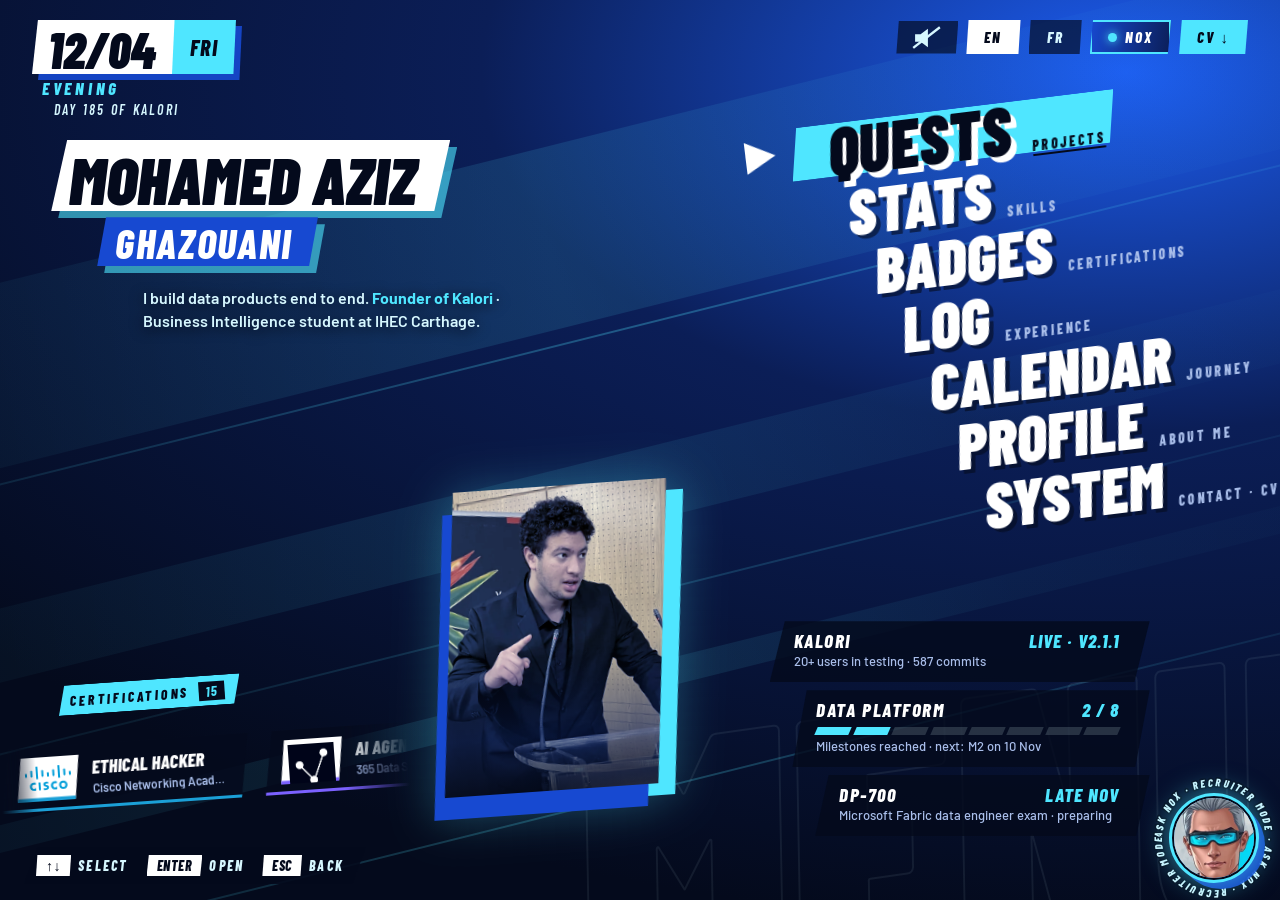
<file: index.html>
<!doctype html>
<html lang="en">
<head>
<meta charset="utf-8">
<script>
// GitHub always publishes a <user>.github.io repository and refuses to switch it off, so that copy forwards here.
if (location.hostname.endsWith(".github.io")) location.replace("https://aziz-ghazouani.pages.dev/" + location.search + location.hash);
</script>
<link rel="canonical" href="https://aziz-ghazouani.pages.dev/">
<meta name="viewport" content="width=device-width, initial-scale=1">
<title>Mohamed Aziz Ghazouani · Portfolio</title>
<meta name="description" content="Mohamed Aziz Ghazouani: I build data products end to end. Founder of Kalori, Business Intelligence student at IHEC Carthage.">
<meta property="og:type" content="website">
<meta property="og:url" content="https://aziz-ghazouani.pages.dev/">
<meta property="og:title" content="Mohamed Aziz Ghazouani · Portfolio">
<meta property="og:description" content="I build data products end to end. Founder of Kalori · Business Intelligence student at IHEC Carthage.">
<meta property="og:image" content="https://aziz-ghazouani.pages.dev/img/aziz.jpg">
<meta name="twitter:card" content="summary">
<meta name="theme-color" content="#040A1C">
<link rel="icon" href="data:image/svg+xml,%3Csvg xmlns='http://www.w3.org/2000/svg' viewBox='0 0 64 64'%3E%3Cpath d='M12 6h50l-10 52H2z' fill='%231749D1'/%3E%3Ctext x='32' y='44' font-family='Arial Black,Arial' font-weight='900' font-style='italic' font-size='28' text-anchor='middle' fill='%23fff'%3EAG%3C/text%3E%3C/svg%3E">
<link rel="preconnect" href="https://fonts.googleapis.com">
<link rel="preconnect" href="https://fonts.gstatic.com" crossorigin>
<link rel="stylesheet" href="nox/nox.css?v=20261124g">
<link href="https://fonts.googleapis.com/css2?family=Barlow+Condensed:ital,wght@0,600;0,800;1,600;1,700;1,800;1,900&family=Barlow:wght@400;500;600;700&display=swap" rel="stylesheet">
<style>
:root{
  --ink:#040A1C;
  --navy:#0B1E57;
  --blue:#1749D1;
  --cyan:#4FE6FF;
  --ice:#D6F7FF;
  --muted:#A9BEEA;
  --amber:#FFC547;
  --display:"Barlow Condensed","Arial Narrow",sans-serif;
  --body:"Barlow",system-ui,sans-serif;
  --snap:cubic-bezier(.2,1.4,.35,1);
  --out:cubic-bezier(.16,1,.3,1);
  --slant:polygon(4% 0,100% 0,96% 100%,0 100%);
}
*{box-sizing:border-box}
html,body{margin:0;height:100%}
body{background:var(--ink);color:#fff;font-family:var(--body);overflow:hidden;-webkit-font-smoothing:antialiased}
button{font:inherit;color:inherit}
a{color:inherit}

/* ---------- background ---------- */
.bg{position:fixed;inset:0;z-index:0;overflow:hidden;background:radial-gradient(120% 95% at 88% 8%,#1C5CF0 0%,#0B1E57 42%,#040A1C 100%)}
.band{position:absolute;left:-25%;width:150%;transform:rotate(-14deg);background:linear-gradient(90deg,transparent 0%,rgba(79,230,255,.13) 45%,rgba(79,230,255,.04) 70%,transparent 100%);animation:drift 16s ease-in-out infinite alternate}
.band.b1{top:14%;height:20vh}
.band.b2{top:50%;height:8vh;animation-duration:22s;opacity:.8}
.band.b3{top:74%;height:3vh;animation-duration:12s}
.streak{position:absolute;left:-30%;width:160%;height:2px;transform:rotate(-14deg);background:linear-gradient(90deg,transparent,var(--cyan) 50%,transparent);opacity:.3}
.streak.s1{top:36%}.streak.s2{top:66%;opacity:.18}.streak.s3{top:88%;opacity:.25}
@keyframes drift{from{translate:-3% 0}to{translate:3% 0}}
.watermark{position:absolute;right:-3vw;bottom:-8vh;margin:0;font:900 italic 30vw/.8 var(--display);color:transparent;-webkit-text-stroke:2px rgba(214,247,255,.07);transform:rotate(-8deg);white-space:nowrap;user-select:none;pointer-events:none}

/* ---------- top bar ---------- */
.topbar{position:fixed;top:0;left:0;right:0;z-index:20;display:flex;justify-content:space-between;align-items:flex-start;padding:20px 32px;pointer-events:none}
.topbar>*{pointer-events:auto}
.clock{display:flex;flex-direction:column;gap:6px}
.clock-row{display:flex;align-items:stretch;filter:drop-shadow(6px 6px 0 rgba(23,73,209,.9))}
.clock-date{background:#fff;color:var(--ink);font:900 italic 50px/1 var(--display);padding:4px 24px 0 16px;clip-path:var(--slant)}
.clock-dow{background:var(--cyan);color:var(--ink);font:800 italic 22px/1 var(--display);padding:0 18px;display:flex;align-items:center;margin-left:-8px;clip-path:var(--slant);letter-spacing:.06em}
.clock-tod{font:800 italic 17px/1 var(--display);letter-spacing:.22em;text-transform:uppercase;color:var(--cyan);padding-left:10px}
.clock-day{font:600 italic 14px/1 var(--display);letter-spacing:.16em;text-transform:uppercase;color:var(--ice);padding-left:22px}
.quick{display:flex;gap:8px;align-items:center}
.chipbtn{all:unset;display:inline-block;cursor:pointer;font:800 italic 15px/1 var(--display);letter-spacing:.14em;text-transform:uppercase;padding:10px 18px 9px;background:rgba(4,10,28,.66);color:var(--ice);clip-path:var(--slant);transition:background .12s,color .12s}
.chipbtn:hover{background:rgba(23,73,209,.8);color:#fff}
.chipbtn[aria-pressed="true"],.chipbtn[aria-selected="true"]{background:#fff;color:var(--ink)}
.chipbtn.solid{background:var(--cyan);color:var(--ink)}
.chipbtn[hidden]{display:none}
.chipbtn[aria-disabled="true"]{opacity:.5;cursor:not-allowed}
.chipbtn:focus-visible{text-decoration:underline;text-decoration-thickness:2px;text-underline-offset:4px}
.chipbtn.snd{padding:6px 16px 5px;line-height:0}
.snd svg{display:block;width:30px;height:22px;overflow:visible}
.snd .cone{fill:currentColor}
.snd .wave,.snd .slash{fill:none;stroke:currentColor;stroke-width:2.6;stroke-linecap:square}
.snd .wave{transition:opacity .15s}
.snd .slash{transition:opacity .15s}
.snd[aria-pressed="false"] .wave{opacity:0}
.snd[aria-pressed="true"] .slash{opacity:0}
.snd[aria-pressed="true"] .w1{animation:beat 1.1s ease-in-out infinite}
.snd[aria-pressed="true"] .w2{animation:beat 1.1s .28s ease-in-out infinite}
@keyframes beat{0%,100%{opacity:1}50%{opacity:.3}}
.chipbtn kbd{font:inherit;background:var(--cyan);color:var(--ink);padding:2px 6px;margin-right:6px}

/* ---------- screens ---------- */
main{position:relative;z-index:5;height:100%}
.screen{position:absolute;inset:0;overflow-y:auto;overflow-x:hidden}
/* Vertical scrollbars stay native but thin and in the palette rather than white. */
.screen,.qlist,.qdetail{scrollbar-width:thin;scrollbar-color:rgba(79,230,255,.5) transparent}
.screen[hidden]{display:none!important}

/* ---------- main menu ---------- */
#menu{display:grid;grid-template-columns:minmax(0,1fr) minmax(0,1.05fr);grid-template-rows:minmax(0,1fr);padding:120px 4vw 80px;overflow:hidden}
.hero{position:relative;min-height:0;--pw:min(19vw,29vh,330px)}
.nameplate{position:relative;z-index:3;animation:rise .6s var(--out) both}
.np-plates{filter:drop-shadow(7px 7px 0 rgba(79,230,255,.6))}
.np-first,.np-last{display:block;width:max-content;max-width:100%;text-transform:uppercase;clip-path:var(--slant);margin:0}
.np-first{background:#fff;color:var(--ink);font:900 italic clamp(44px,min(5.2vw,8vh),84px)/.92 var(--display);padding:8px 34px 2px 18px}
.np-last{background:var(--blue);color:#fff;font:800 italic clamp(28px,min(3.2vw,5vh),50px)/.95 var(--display);padding:7px 26px 3px 18px;margin:6px 0 0 46px;letter-spacing:.04em}
.np-tag{margin:18px 0 0 92px;max-width:400px;font:600 16px/1.45 var(--body);color:var(--ice);text-shadow:0 2px 14px rgba(4,10,28,.9)}
.np-tag b{color:var(--cyan);font-weight:700}
.portrait{position:absolute;right:-4vw;bottom:30px;width:var(--pw);margin:0;z-index:2;rotate:-4deg;animation:rise .7s .08s var(--out) both}
.pframe{position:relative;aspect-ratio:4/5;--cut:polygon(12% 0,100% 0,88% 100%,0 100%);filter:drop-shadow(0 0 22px rgba(79,230,255,.28))}
.pframe .plate{position:absolute;inset:0;clip-path:var(--cut);transition:transform .35s var(--snap)}
.pframe .p1{background:var(--cyan);transform:translate(16px,12px)}
.pframe .p2{background:var(--blue);transform:translate(-12px,22px)}
.portrait:hover .p1{transform:translate(22px,16px)}
.portrait:hover .p2{transform:translate(-18px,28px)}
.pshot{display:block;position:relative;height:100%;clip-path:var(--cut)}
.pshot img{display:block;width:100%;height:100%;object-fit:cover;filter:saturate(.82) contrast(1.06)}
.pshot::before{content:"";position:absolute;inset:0;z-index:1;background:rgba(23,73,209,.28);mix-blend-mode:color;pointer-events:none}
.pshot::after{content:"";position:absolute;inset:0;z-index:2;background:linear-gradient(180deg,transparent 52%,rgba(11,30,87,.5) 82%,rgba(4,10,28,.82));pointer-events:none}
.ripples{position:absolute;left:50%;bottom:-30px;width:150%;height:56px;transform:translateX(-50%);pointer-events:none;z-index:0}
.ripples span{position:absolute;inset:0;border:2px solid rgba(79,230,255,.55);border-radius:50%;animation:ripple 3.6s ease-out infinite;opacity:0}
.ripples span:nth-child(2){animation-delay:1.2s}
.ripples span:nth-child(3){animation-delay:2.4s}
@keyframes ripple{0%{transform:scale(.3);opacity:.9}100%{transform:scale(1.15);opacity:0}}
@keyframes rise{from{opacity:0;translate:0 24px}to{opacity:1;translate:0 0}}

.menu{align-self:start;justify-self:end;position:relative;z-index:4;margin:-5vh 3vw 0 0}
.menu ol{list-style:none;margin:0;padding:0;display:flex;flex-direction:column;transform:rotate(-7deg);transform-origin:100% 50%}
.menu li{--x:calc(var(--i) * 20px);transform:translateX(var(--x));animation:slide .55s var(--snap) both;animation-delay:calc(120ms + var(--i) * 55ms)}
@keyframes slide{from{opacity:0;transform:translateX(calc(var(--x) + 140px))}to{opacity:1;transform:translateX(var(--x))}}
.menu button{all:unset;cursor:pointer;position:relative;display:flex;align-items:baseline;gap:14px;padding:4px 28px 0 20px;-webkit-tap-highlight-color:transparent}
.menu button::before{content:"";position:absolute;left:-10px;right:-8px;top:10%;bottom:4%;background:var(--cyan);clip-path:polygon(3% 0,100% 0,97% 100%,0 100%);transform:scaleX(0);transform-origin:0 50%;transition:transform .2s var(--snap)}
.menu button::after{content:"";position:absolute;left:-54px;top:50%;width:30px;height:32px;margin-top:-16px;background:#fff;clip-path:polygon(0 0,100% 50%,0 100%);opacity:0;transform:translateX(-12px);transition:opacity .15s,transform .2s var(--snap)}
.menu .label{position:relative;font:900 italic clamp(34px,min(5vw,7.4vh),78px)/.9 var(--display);text-transform:uppercase;text-shadow:4px 4px 0 rgba(4,10,28,.6);transition:transform .22s var(--snap),color .12s}
.menu .sub{position:relative;font:800 italic 14px/1 var(--display);letter-spacing:.2em;text-transform:uppercase;color:var(--muted);transition:color .12s,transform .22s var(--snap)}
.menu li.sel button::before{transform:scaleX(1)}
.menu li.sel button::after{opacity:1;transform:none;animation:nudge .7s ease-in-out .2s infinite alternate}
.menu li.sel .label{color:var(--ink);transform:translateX(12px) scale(1.05);text-shadow:5px 5px 0 #fff}
.menu li.sel .sub{color:var(--ink);transform:translateX(22px)}
.menu button:focus-visible .sub{text-decoration:underline;text-decoration-thickness:2px;text-underline-offset:3px}
@keyframes nudge{to{transform:translateX(-8px)}}

.status{position:absolute;right:3vw;bottom:64px;z-index:6;display:flex;flex-direction:column;align-items:flex-end;gap:8px;width:min(380px,32vw);animation:rise .6s .35s var(--out) both}
.card{width:100%;display:grid;grid-template-columns:1fr auto;align-items:baseline;gap:3px 12px;padding:10px 30px 12px 24px;background:rgba(4,10,28,.8);clip-path:var(--slant)}
.card:nth-child(2){width:94%}.card:nth-child(3){width:88%}
.card-k{font:800 italic 19px/1 var(--display);letter-spacing:.08em;text-transform:uppercase}
.card-v{font:800 italic 19px/1 var(--display);color:var(--cyan);text-transform:uppercase;letter-spacing:.06em}
.card-meta{grid-column:1/-1;font:500 13px/1.3 var(--body);color:var(--muted)}
.segs{grid-column:1/-1;display:grid;grid-template-columns:repeat(8,1fr);gap:4px;margin-top:5px}
.segs i{height:8px;background:rgba(214,247,255,.16);transform:skewX(-24deg)}
.segs i.on{background:var(--cyan)}
@media (max-height:800px) and (min-width:901px){.card-meta{display:none}}

.keys{position:fixed;left:24px;bottom:16px;z-index:20;display:flex;gap:18px;padding:8px 22px 8px 12px;background:rgba(4,10,28,.88);clip-path:var(--slant);font:800 italic 14px/1 var(--display);letter-spacing:.16em;text-transform:uppercase;color:var(--ice);pointer-events:none;margin:0}
.keys kbd{display:inline-block;font:inherit;background:#fff;color:var(--ink);padding:4px 10px 3px;margin-right:7px;clip-path:var(--slant);letter-spacing:.04em}
@media (hover:none){.keys{display:none}}

/* ---------- inner screens ---------- */
.inner{padding:150px 4vw 84px;display:flex;flex-direction:column;gap:22px}
/* Never let the column squeeze a block: a squeezed scroller (the year row) scrolls inside itself and cuts its cards. */
.inner>*{flex-shrink:0}
.head{display:flex;align-items:flex-end;gap:20px;flex-wrap:wrap;animation:rise .45s var(--out) both}
.head h2{margin:0;font:900 italic clamp(60px,min(8vw,13vh),124px)/.82 var(--display);text-transform:uppercase;transform:rotate(-4deg);transform-origin:0 100%;text-shadow:7px 7px 0 var(--blue)}
.head .sub{font:800 italic 17px/1 var(--display);letter-spacing:.24em;text-transform:uppercase;background:var(--cyan);color:var(--ink);padding:7px 20px 6px;clip-path:var(--slant);margin:0 0 12px}
.head .count{font:700 italic 16px/1 var(--display);letter-spacing:.18em;color:var(--muted);margin:0 0 16px;text-transform:uppercase}
.head .back{margin:0 0 12px auto}

.tabs{display:flex;flex-wrap:wrap;gap:6px}
.qgrid{display:grid;grid-template-columns:minmax(0,.9fr) minmax(0,1.1fr);gap:28px;align-items:start}
.qlist{list-style:none;margin:0;padding:0;display:flex;flex-direction:column;gap:6px;max-height:calc(100vh - 400px);overflow-y:auto}
.qrow{all:unset;box-sizing:border-box;cursor:pointer;width:calc(100% - 18px);display:grid;grid-template-columns:40px minmax(0,1fr) auto;align-items:center;gap:12px;padding:10px 22px 9px 18px;background:rgba(4,10,28,.62);clip-path:polygon(2% 0,100% 0,98% 100%,0 100%);transition:transform .2s var(--snap),background .12s}
.qrow:hover{background:rgba(23,73,209,.6)}
.qn{font:800 italic 20px/1 var(--display);color:var(--cyan)}
.qtitle{display:flex;flex-direction:column;gap:4px;min-width:0}
.qt{font:800 italic 24px/1 var(--display);text-transform:uppercase;white-space:nowrap;overflow:hidden;text-overflow:ellipsis}
.qd{font:600 12px/1.2 var(--body);color:var(--muted);letter-spacing:.03em;white-space:nowrap;overflow:hidden;text-overflow:ellipsis}
.qrow[aria-current="true"]{background:var(--cyan);color:var(--ink);transform:translateX(16px)}
.qrow[aria-current="true"] .qn,.qrow[aria-current="true"] .qd{color:var(--ink)}
.qrow:focus-visible .qt{text-decoration:underline;text-decoration-thickness:2px;text-underline-offset:3px}
.st{font:800 italic 12px/1 var(--display);letter-spacing:.14em;text-transform:uppercase;padding:5px 9px 4px;white-space:nowrap;background:rgba(214,247,255,.14);color:var(--ice)}
.st.live{background:#fff;color:var(--ink)}
.st.progress{background:var(--blue);color:#fff}
.st.prize{background:var(--amber);color:var(--ink)}
.st.dropped{background:transparent;color:var(--muted);box-shadow:inset 0 0 0 1px rgba(169,190,234,.55)}
.qrow[aria-current="true"] .st{background:var(--ink);color:#fff;box-shadow:none}
.qrow[aria-current="true"] .st.prize{background:var(--amber);color:var(--ink)}

.qdetail{position:relative;background:rgba(4,10,28,.84);padding:26px 34px 30px;clip-path:polygon(0 0,100% 0,100% calc(100% - 28px),calc(100% - 28px) 100%,0 100%);max-height:calc(100vh - 400px);overflow-y:auto;animation:pop .35s var(--snap) both}
@keyframes pop{from{opacity:0;translate:24px 0}to{opacity:1;translate:0 0}}
.kind{margin:0;font:800 italic 14px/1 var(--display);letter-spacing:.24em;text-transform:uppercase;color:var(--cyan)}
.qdetail h3{margin:8px 0 16px;font:900 italic clamp(40px,4.2vw,62px)/.9 var(--display);text-transform:uppercase}
.meta{display:flex;flex-wrap:wrap;gap:10px 30px;margin:0}
.meta div{display:flex;flex-direction:column;gap:5px}
.meta dt{font:800 italic 12px/1 var(--display);letter-spacing:.22em;text-transform:uppercase;color:var(--muted)}
.meta dd{margin:0;font:700 italic 19px/1.1 var(--display)}
.obj{font:500 17px/1.5 var(--body);color:var(--ice);margin:18px 0 0;max-width:62ch}
.h{margin:22px 0 10px;font:800 italic 14px/1 var(--display);letter-spacing:.24em;text-transform:uppercase;color:var(--cyan)}
.results{list-style:none;margin:0;padding:0;display:flex;flex-direction:column;gap:8px}
.results li{position:relative;padding-left:22px;font:500 16px/1.45 var(--body)}
.results li::before{content:"";position:absolute;left:0;top:.5em;width:11px;height:7px;background:var(--cyan);transform:skewX(-24deg)}
.results b{color:var(--cyan);font-weight:700}
.tags{display:flex;flex-wrap:wrap;gap:6px}
.tags span{font:600 13px/1 var(--body);padding:6px 10px;background:rgba(214,247,255,.1);color:var(--ice)}
.proof{display:flex;flex-wrap:wrap;gap:8px}
.proof a{display:inline-block;text-decoration:none;font:800 italic 15px/1 var(--display);letter-spacing:.14em;text-transform:uppercase;padding:10px 20px 9px;background:#fff;color:var(--ink);clip-path:var(--slant)}
.proof a:hover{background:var(--cyan)}
.proof a:focus-visible{text-decoration:underline}
.ccourses{list-style:none;margin:0;padding:0;display:grid;gap:6px;counter-reset:c}
.ccourses a{display:grid;grid-template-columns:28px 1fr auto;align-items:center;gap:10px;text-decoration:none;color:#fff;padding:9px 14px;background:rgba(255,255,255,.06);border-left:3px solid var(--ac,#7B61FF);transition:background .2s,transform .2s}
.ccourses a::before{counter-increment:c;content:counter(c,decimal-leading-zero);font:800 italic 14px/1 var(--display);color:var(--cyan)}
.ccourses b{font-weight:600;font-size:14px;line-height:1.3}
.ccourses span{font:800 italic 12px/1 var(--display);letter-spacing:.1em;opacity:.7;white-space:nowrap}
.ccourses a:hover,.ccourses a:focus-visible{background:rgba(255,255,255,.14);transform:translateX(4px)}

.legend{display:flex;flex-wrap:wrap;gap:10px 24px;align-items:center;margin:0}
.legend p{flex-basis:100%;margin:0;font:500 15px/1.4 var(--body);color:var(--muted)}
.lg{display:flex;align-items:center;gap:8px;font:800 italic 13px/1 var(--display);letter-spacing:.16em;text-transform:uppercase}
.lg small{font:500 13px/1 var(--body);letter-spacing:0;text-transform:none;color:var(--muted)}
.pips{display:inline-flex;gap:3px}
.pips i{width:15px;height:9px;background:rgba(214,247,255,.16);transform:skewX(-24deg)}
.pips i.on{background:var(--cyan)}
.sgrid{display:grid;grid-template-columns:repeat(auto-fill,minmax(300px,1fr));gap:16px}
.sgroup{background:rgba(4,10,28,.74);padding:18px 22px 18px;clip-path:polygon(0 0,100% 0,100% calc(100% - 22px),calc(100% - 22px) 100%,0 100%);animation:pop .4s var(--snap) both;animation-delay:calc(var(--i) * 50ms)}
.sgroup h3{margin:0 0 8px;font:900 italic 28px/1 var(--display);text-transform:uppercase;display:flex;gap:10px;align-items:baseline}
.sgroup h3 small{font:800 italic 14px/1 var(--display);color:var(--cyan);letter-spacing:.1em}
.skill{display:grid;grid-template-columns:minmax(0,1fr) auto 82px;align-items:center;gap:10px;padding:7px 0;border-top:1px solid rgba(214,247,255,.08);font:600 15px/1.25 var(--body)}
.skill .rk{font:800 italic 11px/1 var(--display);letter-spacing:.16em;text-transform:uppercase;color:var(--muted);text-align:right}

.log{display:flex;flex-direction:column;gap:14px;max-width:1100px}
.entry{display:grid;grid-template-columns:220px minmax(0,1fr);gap:26px;background:rgba(4,10,28,.74);padding:20px 30px;clip-path:polygon(1.2% 0,100% 0,98.8% 100%,0 100%);animation:pop .4s var(--snap) both;animation-delay:calc(var(--i) * 60ms)}
.entry .when{font:900 italic 26px/1 var(--display);color:var(--cyan);text-transform:uppercase}
.entry .when small{display:block;margin-top:8px;font:700 italic 14px/1.3 var(--display);letter-spacing:.12em;color:var(--muted)}
.entry h3{margin:0;font:900 italic 32px/1 var(--display);text-transform:uppercase}
.entry .org{font:700 italic 17px/1.25 var(--display);letter-spacing:.08em;color:var(--ice);margin:5px 0 10px;text-transform:uppercase}

/* The native scrollbar is a white Windows bar under a blue screen, so it is hidden and #cRail
   draws one in the site's style. Snapping is for fingers only: on a desktop it pulled wheel and
   rail scrolls back to the card they started from. */
.years{display:flex;gap:16px;overflow-x:auto;padding-bottom:4px;scrollbar-width:none}
.years::-webkit-scrollbar{display:none}
@media (pointer:coarse){.years{scroll-snap-type:x proximity}}
.rail{position:relative;height:22px;margin-top:10px;cursor:pointer;touch-action:none}
.rail[hidden]{display:none}
.rail::before{content:"";position:absolute;left:0;right:0;top:9px;height:4px;background:rgba(214,247,255,.14);clip-path:polygon(4px 0,100% 0,calc(100% - 4px) 100%,0 100%)}
.rail span{position:absolute;left:0;top:5px;height:12px;background:var(--cyan);clip-path:polygon(9px 0,100% 0,calc(100% - 9px) 100%,0 100%);transition:background .15s}
.rail:hover span,.rail.drag span{background:#fff}
.year{flex:0 0 290px;scroll-snap-align:start;background:rgba(4,10,28,.7);padding:16px 18px 18px;clip-path:polygon(0 0,100% 0,100% calc(100% - 20px),calc(100% - 20px) 100%,0 100%);animation:fadein .4s ease-out both;animation-delay:calc(var(--i) * 50ms)}
/* Year cards fade rather than slide: they sit in a snapping scroller, and a card that is still
   moving when the screen opens gets snapped to mid-slide, leaving the row 24px scrolled. */
@keyframes fadein{from{opacity:0}to{opacity:1}}
.year h3{margin:0 0 10px;font:900 italic 64px/.85 var(--display);color:transparent;-webkit-text-stroke:2px var(--cyan)}
.year.now h3{color:var(--cyan);-webkit-text-stroke:0}
.ev{display:grid;grid-template-columns:42px minmax(0,1fr);gap:8px;padding:8px 0;border-top:1px solid rgba(214,247,255,.08);font:500 14px/1.4 var(--body);color:var(--ice)}
.ev .m{font:800 italic 15px/1.3 var(--display);letter-spacing:.1em;color:var(--muted);text-transform:uppercase}
.ev b{color:#fff;font-weight:700}

.pgrid{display:grid;grid-template-columns:minmax(0,1.3fr) minmax(0,1fr);gap:22px;align-items:start;max-width:1200px}
.panel{background:rgba(4,10,28,.76);padding:22px 30px 24px;clip-path:polygon(0 0,100% 0,100% calc(100% - 24px),calc(100% - 24px) 100%,0 100%);animation:pop .4s var(--snap) both}
.panel p{font:500 17px/1.6 var(--body);color:var(--ice);margin:0 0 14px;max-width:64ch}
.panel p:last-child{margin-bottom:0}
.facts{margin:0;display:grid;gap:16px}
.facts dt{font:800 italic 13px/1 var(--display);letter-spacing:.22em;text-transform:uppercase;color:var(--cyan)}
.facts dd{margin:6px 0 0;font:600 15px/1.5 var(--body)}
.facts dd span{display:block;color:var(--muted);font-weight:500}

.sysgrid{display:grid;grid-template-columns:repeat(auto-fill,minmax(320px,1fr));gap:16px;max-width:1200px}
.panel h3{margin:0 0 12px;font:900 italic 28px/1 var(--display);text-transform:uppercase}
.bigl{display:flex;justify-content:space-between;align-items:center;gap:12px;text-decoration:none;padding:14px 24px 12px;background:rgba(214,247,255,.08);clip-path:var(--slant);margin-top:8px;transition:background .12s,color .12s}
.bigl strong{font:800 italic 22px/1 var(--display);text-transform:uppercase}
.bigl span{font:600 14px/1.2 var(--body);color:var(--muted);text-align:right;overflow-wrap:anywhere}
.bigl:hover,.bigl:focus-visible{background:var(--cyan);color:var(--ink);outline:none}
.bigl:hover span,.bigl:focus-visible span{color:var(--ink)}
.setrow{display:flex;flex-wrap:wrap;align-items:center;gap:8px;margin-top:10px}
.setrow .lbl{flex-basis:100%;font:800 italic 13px/1 var(--display);letter-spacing:.22em;text-transform:uppercase;color:var(--cyan);margin-top:6px}

/* ---------- certification stream (main menu, lower left) ----------
   One lane of cards drifting right to left, tilted like the menu. The list is drawn twice so
   the loop has no seam; the copy is hidden from screen readers and from Tab. It tucks under
   the portrait on the right so the cards look like they pass behind it. */
.cstream{position:absolute;z-index:1;left:-4vw;bottom:6px;width:calc(100% - var(--pw) + 4vw + 2vw);animation:rise .7s .25s var(--out) both}
.cstream-tag{all:unset;cursor:pointer;display:inline-flex;align-items:center;gap:10px;margin:0 0 10px calc(4vw + 8px);padding:6px 16px 5px 12px;background:var(--cyan);color:var(--ink);clip-path:var(--slant);font:800 italic 14px/1 var(--display);letter-spacing:.2em;text-transform:uppercase;transform:rotate(-4deg);transform-origin:0 100%;transition:background .12s}
.cstream-tag b{background:var(--ink);color:var(--cyan);padding:3px 7px 2px;letter-spacing:.06em}
.cstream-tag:hover,.cstream-tag:focus-visible{background:#fff}
.lane{overflow:hidden;padding:10px 0 14px;transform:rotate(-4deg);-webkit-mask-image:linear-gradient(90deg,transparent 0,#000 9%,#000 84%,transparent 100%);mask-image:linear-gradient(90deg,transparent 0,#000 9%,#000 84%,transparent 100%)}
.track{display:flex;gap:14px;width:max-content;animation:marquee 46s linear infinite}
.lane:hover .track,.lane:focus-within .track{animation-play-state:paused}
@keyframes marquee{from{transform:translateX(0)}to{transform:translateX(-50%)}}
html.calm .lane{overflow-x:auto;scrollbar-width:none}
.ccard{all:unset;box-sizing:border-box;cursor:pointer;flex:0 0 auto;width:250px;display:grid;grid-template-columns:64px minmax(0,1fr);align-items:center;gap:12px;padding:10px 22px 10px 16px;background:rgba(4,10,28,.86);clip-path:var(--slant);box-shadow:inset 0 -3px 0 var(--ac);transition:transform .22s var(--snap),background .12s,color .12s}
.ccard:hover,.ccard:focus-visible{background:var(--cyan);color:var(--ink);transform:translateY(-6px) rotate(-2deg) scale(1.05)}
.ccard:hover .cc-meta,.ccard:focus-visible .cc-meta{color:var(--ink)}
.cc-t{display:block;font:800 italic 19px/1 var(--display);text-transform:uppercase;white-space:nowrap;overflow:hidden;text-overflow:ellipsis}
.cc-meta{display:block;margin-top:5px;font:600 12px/1.2 var(--body);color:var(--muted);white-space:nowrap;overflow:hidden;text-overflow:ellipsis}

/* The issuer emblem: a hexagon in the issuer's colour. Used small on cards and rows, large in the detail. */
.emb{--s:44px;position:relative;width:var(--s);height:var(--s);display:grid;place-items:center;clip-path:polygon(25% 3%,75% 3%,100% 50%,75% 97%,25% 97%,0 50%);background:linear-gradient(140deg,#fff -40%,var(--ac) 45%,#06123a 140%);color:#fff;font:900 italic calc(var(--s) * .3)/1 var(--display);letter-spacing:.02em;text-shadow:0 2px 0 rgba(4,10,28,.45)}
.emb.prep{background:repeating-linear-gradient(135deg,rgba(214,247,255,.18) 0 6px,rgba(214,247,255,.06) 6px 12px);color:var(--ice)}
/* With a logo the emblem becomes a wider white plate, slanted like the rest of the site,
   with the issuer's colour as a strip along the bottom. */
.emb.logo{width:calc(var(--s) * 1.45);clip-path:polygon(9% 0,100% 0,91% 100%,0 100%);background:#fff;box-shadow:inset 0 calc(var(--s) * -.08) 0 var(--ac);padding:calc(var(--s) * .12) calc(var(--s) * .2) calc(var(--s) * .16);color:var(--ink);text-shadow:none}
.emb.logo img{display:block;width:100%;height:100%;object-fit:contain}
.emb.logo.prep img{filter:grayscale(1);opacity:.65}

/* ---------- certifications screen ---------- */
.clist{list-style:none;margin:0;padding:0;display:flex;flex-direction:column;gap:8px;max-height:calc(100vh - 330px);overflow-y:auto;overflow-x:hidden;scrollbar-width:thin;scrollbar-color:rgba(79,230,255,.5) transparent}
.crow{all:unset;box-sizing:border-box;cursor:pointer;position:relative;width:calc(100% - 40px);margin-left:28px;display:grid;grid-template-columns:64px minmax(0,1fr) auto;align-items:center;gap:14px;padding:9px 22px 9px 16px;background:rgba(4,10,28,.62);clip-path:polygon(2% 0,100% 0,98% 100%,0 100%);transition:transform .25s var(--snap),background .12s}
.crow:hover{background:rgba(23,73,209,.6)}
.crow .qd{margin-top:4px}
.crow[aria-current="true"]{background:var(--cyan);color:var(--ink);transform:translateX(12px)}
.crow[aria-current="true"] .qd{color:var(--ink)}
.crow[aria-current="true"] .st{background:var(--ink);color:#fff}
.crow:focus-visible .qt{text-decoration:underline;text-decoration-thickness:2px;text-underline-offset:3px}
/* A shine that runs across the row the moment it is picked. */
.crow[aria-current="true"]::after{content:"";position:absolute;inset:0;background:linear-gradient(100deg,transparent 30%,rgba(255,255,255,.75) 48%,transparent 66%);transform:translateX(-110%);animation:shine .6s .05s var(--out) forwards;pointer-events:none}
@keyframes shine{to{transform:translateX(110%)}}
.cpointer{position:absolute;left:0;width:22px;height:26px;margin-top:-13px;background:#fff;clip-path:polygon(0 0,100% 50%,0 100%);transition:top .25s var(--snap);animation:nudge .7s ease-in-out infinite alternate;pointer-events:none}
.cwrap{position:relative}

.cdetail{position:relative;overflow:hidden;background:rgba(4,10,28,.86);padding:28px 34px 30px;clip-path:polygon(0 0,100% 0,100% calc(100% - 28px),calc(100% - 28px) 100%,0 100%);max-height:calc(100vh - 330px);overflow-x:hidden;overflow-y:auto;scrollbar-width:thin;scrollbar-color:rgba(79,230,255,.5) transparent}
.cdetail>*{position:relative;z-index:2}
/* The pick animation: a cyan slash and a white one cut across the card, the emblem spins in
   and lands with a ring, the title is revealed left to right, then the rest slides in. */
.cdetail .slash{position:absolute;z-index:4;top:0;bottom:0;left:-70%;width:46%;background:var(--cyan);transform:skewX(-24deg);pointer-events:none}
.cdetail .slash.s2{background:#fff;width:18%}
.cdetail.go .slash{animation:slash .5s var(--out) both}
.cdetail.go .slash.s2{animation-delay:.08s}
@keyframes slash{from{left:-70%}to{left:150%}}
.cdetail .ghost{position:absolute;z-index:1;right:10px;bottom:0;margin:0;font:900 italic 140px/1.2 var(--display);text-transform:uppercase;color:transparent;-webkit-text-stroke:2px rgba(79,230,255,.12);white-space:nowrap;pointer-events:none}
.cdetail.go .ghost{animation:ghost .9s .1s var(--out) both}
@keyframes ghost{from{opacity:0;translate:120px 0}to{opacity:1;translate:0 0}}
.chead{display:flex;align-items:center;gap:24px}
.chead .emb{--s:112px;flex:0 0 auto;filter:drop-shadow(6px 6px 0 rgba(23,73,209,.9))}
.chead .ring{position:absolute;left:0;top:50%;width:162px;height:112px;margin-top:-56px;border:3px solid var(--ac);clip-path:polygon(9% 0,100% 0,91% 100%,0 100%);opacity:0;pointer-events:none}
.cdetail.go .chead .emb{animation:medal .75s .12s var(--snap) both}
.cdetail.go .chead .ring{animation:ring .7s .55s ease-out both}
@keyframes medal{0%{opacity:0;transform:perspective(500px) rotateY(540deg) rotate(-25deg) scale(.2)}70%{opacity:1;transform:perspective(500px) rotateY(-14deg) rotate(3deg) scale(1.12)}100%{opacity:1;transform:none}}
@keyframes ring{0%{opacity:.9;transform:scale(.9)}100%{opacity:0;transform:scale(1.7)}}
.cdetail h3{margin:6px 0 0;font:900 italic clamp(36px,3.8vw,58px)/.9 var(--display);text-transform:uppercase}
.cdetail.go h3{animation:cut .45s .3s var(--out) both}
@keyframes cut{from{clip-path:inset(0 100% 0 0);transform:skewX(-14deg)}to{clip-path:inset(0 0 0 0);transform:none}}
.cdetail .in{opacity:1}
.cdetail.go .in{animation:slideIn .45s var(--snap) both;animation-delay:calc(.42s + var(--d,0) * 70ms)}
@keyframes slideIn{from{opacity:0;transform:translateX(44px) skewX(-8deg)}to{opacity:1;transform:none}}
.cgroup{margin:10px 0 2px 28px;font:800 italic 13px/1 var(--display);letter-spacing:.24em;text-transform:uppercase;color:var(--cyan)}
.cgroup:first-child{margin-top:0}
.crow[aria-current="true"] .st.prize{background:var(--amber);color:var(--ink)}
.st.earned{background:#fff;color:var(--ink)}
.st.prep{background:transparent;color:var(--ice);box-shadow:inset 0 0 0 1px rgba(214,247,255,.6)}

/* ---------- screen wipe ---------- */
.wipe{position:fixed;inset:0;z-index:60;pointer-events:none;visibility:hidden}
.wipe::before,.wipe::after{content:"";position:absolute;inset:0;clip-path:polygon(120% 0,140% 0,120% 100%,100% 100%)}
.wipe::before{background:#fff}
.wipe::after{background:var(--cyan)}
.wipe.in,.wipe.out{visibility:visible}
.wipe.in::before{animation:wipeIn .24s var(--out) forwards}
.wipe.in::after{animation:wipeIn .26s .06s var(--out) forwards}
.wipe.out::before,.wipe.out::after{clip-path:polygon(-40% 0,140% 0,120% 100%,-60% 100%);animation:wipeOut .3s var(--out) forwards}
.wipe.out::before{animation-delay:.06s}
@keyframes wipeIn{from{clip-path:polygon(120% 0,140% 0,120% 100%,100% 100%)}to{clip-path:polygon(-40% 0,140% 0,120% 100%,-60% 100%)}}
@keyframes wipeOut{from{clip-path:polygon(-40% 0,140% 0,120% 100%,-60% 100%)}to{clip-path:polygon(-40% 0,-20% 0,-40% 100%,-60% 100%)}}

@media (prefers-reduced-motion:reduce){*,*::before,*::after{animation:none!important;transition:none!important}}
html.calm *,html.calm *::before,html.calm *::after{animation:none!important;transition:none!important}

/* ---------- phones and narrow windows ---------- */
@media (max-width:900px){
  .topbar{padding:14px 16px}
  .clock-date{font-size:36px}
  .clock-dow{font-size:18px}
  .quick{gap:5px}
  .quick .chipbtn{padding:8px 11px 7px;font-size:13px}
  #menu{display:flex;flex-direction:column;gap:30px;padding:130px 18px 48px;overflow-y:auto}
  #menu>*{flex-shrink:0}
  .hero{display:contents}
  .nameplate{order:1}
  .menu{order:2}
  .portrait{order:3}
  .status{order:4}
  .keys{display:none}
  .np-tag{margin-left:40px}
  .portrait{position:relative;right:auto;bottom:auto;width:min(52vw,230px);margin:0 auto 44px}
  .menu{justify-self:auto;align-self:stretch;margin:0 0 0 34px}
  .menu button{gap:10px;padding:4px 18px 0 14px}
  .menu .sub{font-size:12px;letter-spacing:.14em}
  .menu li.sel .sub{transform:translateX(14px)}
  .menu ol{transform:rotate(-4deg);transform-origin:0 50%}
  .menu li{--x:calc(var(--i) * 8px)}
  .menu .label{font-size:clamp(36px,11vw,58px)}
  .status{position:relative;right:auto;bottom:auto;width:100%;align-items:stretch}
  .card:nth-child(n){width:100%}
  .inner{padding:140px 16px 40px}
  .qgrid,.pgrid{grid-template-columns:1fr}
  .qlist,.qdetail{max-height:none}
  .qt,.qd{white-space:normal}
  .entry{grid-template-columns:1fr;gap:8px}
  .head h2{font-size:clamp(52px,15vw,84px)}
  .watermark{font-size:60vw}
  .cstream{order:4;position:relative;left:auto;bottom:auto;width:auto;margin:0 -18px}
  .cstream-tag{margin-left:22px}
  .status{order:5}
  .clist,.cdetail{max-height:none}
  .chead .emb{--s:84px;height:84px}
  .chead .ring{width:122px;height:84px;margin-top:-42px}
  .chead .emb{margin-top:0}
  .cdetail .ghost{font-size:90px}
}
</style>
</head>
<body>

<div class="bg" aria-hidden="true">
  <div class="band b1"></div><div class="band b2"></div><div class="band b3"></div>
  <div class="streak s1"></div><div class="streak s2"></div><div class="streak s3"></div>
  <p class="watermark" id="wm">MENU</p>
</div>

<header class="topbar">
  <div class="clock" data-ta="aria-label:today">
    <div class="clock-row"><span class="clock-date" id="cDate">--/--</span><span class="clock-dow" id="cDow">---</span></div>
    <span class="clock-tod" id="cTod">&nbsp;</span>
    <span class="clock-day" id="cDay">&nbsp;</span>
  </div>
  <div class="quick">
    <button class="chipbtn snd" id="sound" type="button" aria-pressed="false" data-ta="aria-label:music" hidden>
      <svg viewBox="0 0 32 24" aria-hidden="true">
        <path class="cone" d="M3 8h6l8-6v20l-8-6H3z"/>
        <path class="wave w1" d="M21 8.5q2.5 3.5 0 7"/>
        <path class="wave w2" d="M24.5 4.5q5 7.5 0 15"/>
        <path class="slash" d="M2 22L29 1"/>
      </svg>
    </button>
    <audio id="bgm" preload="none" loop></audio>
    <button class="chipbtn lang" type="button" data-lang="en" lang="en" aria-label="English" aria-pressed="true">EN</button>
    <button class="chipbtn lang" type="button" data-lang="fr" lang="fr" aria-label="Français" aria-pressed="false">FR</button>
    <button class="chipbtn nox-chip" type="button" data-nox-open data-ta="aria-label:noxOpen"><i aria-hidden="true"></i>NOX</button>
    <button class="chipbtn solid" type="button" data-go="system">CV ↓</button>
  </div>
</header>

<main>
  <!-- MAIN MENU -->
  <section class="screen" id="menu" data-ta="aria-label:mainMenu">
    <div class="hero">
      <div class="nameplate">
        <h1 class="np-plates"><span class="np-first">Mohamed Aziz</span><span class="np-last">Ghazouani</span></h1>
        <p class="np-tag" data-th="tagline"></p>
      </div>
      <figure class="portrait">
        <div class="pframe">
          <span class="plate p1" aria-hidden="true"></span><span class="plate p2" aria-hidden="true"></span>
          <picture class="pshot">
            <source srcset="img/aziz.webp" type="image/webp">
            <img src="img/aziz.jpg" data-ta="alt:photoAlt" alt="" width="640" height="800" decoding="async">
          </picture>
        </div>
        <div class="ripples" aria-hidden="true"><span></span><span></span><span></span></div>
      </figure>
      <div class="cstream" id="cStream">
        <button class="cstream-tag" type="button" data-go="certs"><span data-t="certsTag"></span><b id="cStreamN"></b></button>
        <div class="lane"><div class="track" id="cTrack"></div></div>
      </div>
    </div>
    <nav class="menu" data-ta="aria-label:sections"><ol id="menuList"></ol></nav>
    <aside class="status" id="status" data-ta="aria-label:statusNow"></aside>
  </section>

  <!-- QUESTS -->
  <section class="screen inner" id="quests" aria-labelledby="qH" hidden>
    <div class="head">
      <h2 id="qH"></h2><p class="sub"></p><p class="count" id="qCount"></p>
      <button class="chipbtn back" type="button" data-go="menu"><kbd data-t="kEsc"></kbd><span data-t="back"></span></button>
    </div>
    <div class="tabs" role="tablist" data-ta="aria-label:filter" id="qTabs"></div>
    <div class="qgrid">
      <ul class="qlist" id="qList"></ul>
      <article class="qdetail" id="qDetail" aria-live="polite"></article>
    </div>
  </section>

  <!-- STATS -->
  <section class="screen inner" id="stats" aria-labelledby="sH" hidden>
    <div class="head">
      <h2 id="sH"></h2><p class="sub"></p>
      <button class="chipbtn back" type="button" data-go="menu"><kbd data-t="kEsc"></kbd><span data-t="back"></span></button>
    </div>
    <div class="legend" id="sLegend"></div>
    <div class="sgrid" id="sGrid"></div>
  </section>

  <!-- BADGES (certifications) -->
  <section class="screen inner" id="certs" aria-labelledby="bH" hidden>
    <div class="head">
      <h2 id="bH"></h2><p class="sub"></p><p class="count" id="bCount"></p>
      <button class="chipbtn back" type="button" data-go="menu"><kbd data-t="kEsc"></kbd><span data-t="back"></span></button>
    </div>
    <div class="qgrid">
      <div class="cwrap"><span class="cpointer" id="bPointer" aria-hidden="true"></span><ul class="clist" id="bList"></ul></div>
      <article class="cdetail" id="bDetail" aria-live="polite"></article>
    </div>
  </section>

  <!-- LOG -->
  <section class="screen inner" id="log" aria-labelledby="lH" hidden>
    <div class="head">
      <h2 id="lH"></h2><p class="sub"></p>
      <button class="chipbtn back" type="button" data-go="menu"><kbd data-t="kEsc"></kbd><span data-t="back"></span></button>
    </div>
    <div class="log" id="lList"></div>
  </section>

  <!-- CALENDAR -->
  <section class="screen inner" id="calendar" aria-labelledby="cH" hidden>
    <div class="head">
      <h2 id="cH"></h2><p class="sub" data-t="calSub"></p>
      <button class="chipbtn back" type="button" data-go="menu"><kbd data-t="kEsc"></kbd><span data-t="back"></span></button>
    </div>
    <div class="years" id="cYears"></div>
    <div class="rail" id="cRail" aria-hidden="true" hidden><span></span></div>
  </section>

  <!-- PROFILE -->
  <section class="screen inner" id="profile" aria-labelledby="pH" hidden>
    <div class="head">
      <h2 id="pH"></h2><p class="sub"></p>
      <button class="chipbtn back" type="button" data-go="menu"><kbd data-t="kEsc"></kbd><span data-t="back"></span></button>
    </div>
    <div class="pgrid">
      <div class="panel" id="about"></div>
      <div class="panel"><dl class="facts" id="facts"></dl></div>
    </div>
  </section>

  <!-- SYSTEM -->
  <section class="screen inner" id="system" aria-labelledby="yH" hidden>
    <div class="head">
      <h2 id="yH"></h2><p class="sub" data-t="sysSub"></p>
      <button class="chipbtn back" type="button" data-go="menu"><kbd data-t="kEsc"></kbd><span data-t="back"></span></button>
    </div>
    <div class="sysgrid">
      <div class="panel">
        <h3>Contact</h3>
        <a class="bigl" href="mailto:aziz19ghazouani@gmail.com"><strong data-t="email"></strong><span>aziz19ghazouani@gmail.com</span></a>
        <a class="bigl" href="https://www.linkedin.com/in/aziz-ghazouani/" target="_blank" rel="noopener"><strong>LinkedIn</strong><span>in/aziz-ghazouani</span></a>
        <a class="bigl" href="https://github.com/AzizGh69" target="_blank" rel="noopener"><strong>GitHub</strong><span>AzizGh69</span></a>
        <a class="bigl" href="https://kalori-app.com" target="_blank" rel="noopener"><strong>Kalori</strong><span>kalori-app.com</span></a>
      </div>
      <div class="panel">
        <h3>CV</h3>
        <a class="bigl" href="cv/Mohamed-Aziz-Ghazouani-CV.pdf" target="_blank" rel="noopener"><strong data-t="cvAll"></strong><span data-t="cvMeta"></span></a>
        <h3 style="margin-top:22px" data-t="settings"></h3>
        <div class="setrow">
          <span class="lbl" data-t="language"></span>
          <button class="chipbtn" type="button" data-lang="en" lang="en" aria-pressed="true">English</button>
          <button class="chipbtn" type="button" data-lang="fr" lang="fr" aria-pressed="false">Français</button>
        </div>
        <div class="setrow">
          <span class="lbl" data-t="motion"></span>
          <button class="chipbtn" type="button" id="motionFull" aria-pressed="true" data-t="full"></button>
          <button class="chipbtn" type="button" id="motionCalm" aria-pressed="false" data-t="calm"></button>
        </div>
      </div>
    </div>
  </section>

  <!-- RECRUITER (NOX, full view: nox/nox.js moves the agent in here) -->
  <section class="screen inner" id="recruiter" aria-labelledby="rH" hidden>
    <div class="head">
      <h2 id="rH">NOX</h2><p class="sub" data-t="noxSub"></p>
      <button class="chipbtn back" type="button" data-go="menu"><kbd data-t="kEsc"></kbd><span data-t="back"></span></button>
    </div>
    <div class="nox-dock" id="noxDock"></div>
  </section>
</main>

<p class="keys" aria-hidden="true"><span><kbd>↑↓</kbd><span data-t="kSelect"></span></span><span><kbd data-t="kEnter"></kbd><span data-t="kOpen"></span></span><span><kbd data-t="kEsc"></kbd><span data-t="back"></span></span></p>
<div class="wipe" id="wipe" aria-hidden="true"></div>

<script>
/* ---------- content (from the portfolio dossier, 2026-11-05) ----------
   English is the base. FR below mirrors it field by field; anything FR leaves
   out falls back to the English text (names, stacks, numbers). */
const MENU = [
  { id: "quests",   label: "Quests",   sub: "Projects" },
  { id: "stats",    label: "Stats",    sub: "Skills" },
  { id: "certs",    label: "Badges",   sub: "Certifications" },
  { id: "log",      label: "Log",      sub: "Experience" },
  { id: "calendar", label: "Calendar", sub: "Journey" },
  { id: "profile",  label: "Profile",  sub: "About me" },
  { id: "system",   label: "System",   sub: "Contact · CV" }
];
const WATERMARK = { menu: "MENU", quests: "QUESTS", stats: "STATS", certs: "BADGES", log: "LOG", calendar: "CALENDAR", profile: "PROFILE", system: "SYSTEM", recruiter: "NOX" };

const STATUS = [
  { k: "Kalori", v: "Live · v2.1.1", meta: "20+ users in testing · 587 commits" },
  { k: "Data platform", v: "2 / 8", meta: "Milestones reached · next: M2 on 10 Nov", segs: [8, 2] },
  { k: "DP-700", v: "Late Nov", meta: "Microsoft Fabric data engineer exam · preparing" }
];

const TABS = [["all", "All"], ["main", "Main"], ["data", "Data & AI"], ["lead", "Team lead"], ["hecfa", "HECFA"], ["academic", "Academic"], ["side", "Side"]];

const QUESTS = [
  { id: "kalori", cats: ["main"], kind: "Main quest", title: "Kalori", when: "06/2026 → now", status: "live", statusLabel: "Live",
    role: "Founder & sole developer", team: "Solo",
    obj: "A nutrition tracker built around Tunisian food: free, in English, French and Arabic, and usable offline.",
    results: [
      "<b>587 commits</b> and <b>v2.1.1</b> since the first commit on 3 June 2026; public launch on 28 September.",
      "<b>~3,100 automated tests</b> behind <b>8 required CI checks</b>; blue/green deploys that roll back on their own.",
      "LLM meal suggestions through a provider chain with an output guard, a fallback and <b>per-call cost metering</b>; a <b>648-situation</b> trust audit.",
      "<b>106 Tunisian dishes</b> counted ingredient by ingredient, each with a page in 3 languages.",
      "Discover: a map of home-cooked food sold near you, with reviews.",
      "<b>20+ users</b> in testing."
    ],
    stack: ["NestJS", "TypeScript", "PostgreSQL", "Redis", "React PWA", "Docker", "Cloudflare", "GitHub Actions", "Sentry"],
    proof: [{ label: "kalori-app.com", href: "https://kalori-app.com" }, { label: "Demo video", href: null }] },
  { id: "platform", cats: ["main", "data"], kind: "Main quest", title: "Kalori Data Platform", when: "10/2026 → now", status: "progress", statusLabel: "In progress",
    role: "Data engineer", team: "Solo",
    obj: "Where should Kalori open its first meal-prep store, and what should its menu hold? A platform built to answer that, on synthetic data first.",
    results: [
      "Synthetic Tunisian users and a year of diary entries, generated from a seed (Python, uv).",
      "A PostgreSQL source on AWS RDS, defined in Terraform.",
      "Pseudonymised extraction, then change data capture (Debezium → Kafka) into a medallion lakehouse on Microsoft Fabric, ending in Power BI.",
      "Run as a PMBOK project: charter, WBS, CPM schedule, risk register, change requests, ADRs. <b>2 of 8 milestones</b> reached."
    ],
    stack: ["Python", "Terraform", "AWS RDS", "Debezium", "Kafka", "Microsoft Fabric", "PySpark", "Power BI"],
    proof: [{ label: "Project journal", href: null }] },
  { id: "codelab", cats: ["hecfa"], kind: "Guild quest · HECFA", title: "CodeLab 2.0 platform", when: "12/2025 → 02/2026", status: "live", statusLabel: "Shipped",
    role: "Technical lead", team: "IT department",
    obj: "The software that ran the club's hackathon, from sign-up to the jury's scores.",
    results: [
      "<b>220 participants</b> in <b>12 teams</b>.",
      "<b>5 apps in production</b>: registration and payments, a participant dashboard, a support desk, jury scoring, and the ambassadors tracker (built solo).",
      "Shared work on the HR tracker, the sponsorship site and the EmailJS notification flows."
    ],
    stack: ["Next.js", "React", "Firebase", "EmailJS"],
    proof: [{ label: "Video demo", href: "https://youtu.be/j-3ppU-9Ir4" }] },
  { id: "recruit", cats: ["hecfa"], kind: "Guild quest · HECFA", title: "Recruitment platform", when: "10/2025", status: "live", statusLabel: "Shipped",
    role: "Technical lead", team: "IT department",
    obj: "An application form and a filtering dashboard for the club's new-member intake.",
    results: ["<b>321 applications</b> processed.", "Both deployed and used to select the club's new members."],
    stack: ["Next.js", "React", "Firebase"], proof: [] },
  { id: "connect", cats: ["lead", "hecfa"], kind: "Competition, then product", title: "IHEC Connect", when: "11/2025 → 04/2026", status: "prize", statusLabel: "1st prize",
    role: "Solution architect & project manager", team: "Team",
    obj: "A tutoring and knowledge-exchange platform for the IHEC community.",
    results: [
      "The MVP won <b>1st prize at Global Entrepreneurship Week (IHEC)</b> and <b>1,500 TND</b> for the club.",
      "Then built full stack over <b>4 Scrum sprints</b>: roles and sign-in, tutoring sessions with Meet links, documents and 1–5 star reviews, events and an internship board."
    ],
    stack: ["FastAPI", "PostgreSQL (Supabase)", "React", "TypeScript", "Tailwind"],
    proof: [{ label: "Video demo", href: "https://drive.google.com/file/d/1sQWdE_1gp_459tsPIOw0Gy6PLKPTfpRs/view" }] },
  { id: "bvmt", cats: ["lead", "data"], kind: "Competition", title: "BVMT Trading Assistant", when: "2026", status: "done", statusLabel: "Competition",
    role: "Project manager", team: "Team",
    obj: "An intelligent trading assistant for the Tunis Stock Exchange (82 listed stocks), built for an entrepreneurship competition on two validated prototypes.",
    results: [
      "<b>Market data:</b> the 2016–2026 price history cleaned into PostgreSQL, plus live scraping of ilboursa and bvmt.com.tn every 60 s.",
      "<b>Forecasting:</b> 5-day price and volume forecasts (LSTM, XGBoost, EMA, regression) with confidence intervals, ADF stationarity tests, AIC/BIC model selection and backtests.",
      "<b>Anomaly detection:</b> Isolation Forest, volume spikes above 3σ, price moves over 5%, alerts ranked by severity.",
      "<b>Sentiment:</b> Tunisian financial news in French, Arabic and Tunizi, read by LLMs (GPT-4o, DeepSeek R1).",
      "<b>Portfolio:</b> Markowitz optimisation explained with SHAP; Sharpe, drawdown, VaR and stress tests; reinforcement learning from user feedback.",
      "<b>AI agents:</b> a 5-agent pipeline (scraper → forecast → sentiment → anomaly → recommendation) with logged hand-offs and safety rules.",
      "<b>Assistants:</b> a RAG chatbot over BVMT documentation and a GPT-4o chat that knows the user's portfolio.",
      "<b>Product:</b> investor-profile sign-up, email alerts, scheduled reports, RSI / MACD / Bollinger dashboard, light and dark themes."
    ],
    stack: ["Python", "FastAPI (12 microservices)", "NestJS", "Flask", "scikit-learn", "TensorFlow", "XGBoost", "statsmodels", "SHAP", "cvxpy", "ChromaDB", "Llama 3.3", "PostgreSQL", "Redis", "Next.js", "TypeScript", "Tailwind", "Recharts", "Docker", "n8n"],
    proof: [{ label: "GitHub", href: "https://github.com/AzizGh69/bvmt-trading-assistant" }] },
  { id: "epistemia", cats: ["lead"], kind: "Client project", title: "Epistemia", when: "2025 → now", status: "progress", statusLabel: "Ongoing",
    role: "Project manager", team: "Team",
    obj: "A web platform that digitises an educational board game for students.",
    results: ["Client: the university administration.", "Ran the meetings and the client communication, and held the delivery date and the scope to what the client asked for."],
    stack: ["Next.js", "MongoDB"], proof: [{ label: "Live site", href: null }] },
  { id: "crypto", cats: ["data", "academic"], kind: "Academic", title: "Cryptocurrency dashboard", when: "05/2025", status: "done", statusLabel: "Academic",
    role: "Data analysis & development", team: "Team of 5",
    obj: "An interactive dashboard that lets data, not hype, explain crypto markets.",
    results: [
      "Linked historical inflation and the 2008 bank failures to the rise of Bitcoin on an animated map.",
      "A sentiment moodboard tracing how tweets and meme coins move prices.",
      "Linear-regression forecasts; the whole team worked on every part."
    ],
    stack: ["Python", "Streamlit", "pandas", "Plotly", "Linear regression"],
    proof: [{ label: "Presentation", href: "https://prezi.com/view/eIjLZLF5wrWOMNd3JemG/" }] },
  { id: "ihecbot", cats: ["data", "academic"], kind: "Team project", title: "IHEC BOT", when: "02/2025", status: "dropped", statusLabel: "Dropped",
    role: "Chatbot lead", team: "Team",
    obj: "An AI assistant for the university library.",
    results: ["Owned the chatbot: retrieval-augmented generation with ChromaDB and Llama, plus fine-tuning.", "Cleaned and structured <b>551 catalogue records × 23 fields</b> before indexing."],
    stack: ["Python", "RAG", "ChromaDB", "Llama"], proof: [{ label: "GitHub", href: "https://github.com/AzizGh69/ihec-bot" }] },
  { id: "valorant", cats: ["data", "side"], kind: "Side quest", title: "Valorant Agent Assistant", when: "12/2025", status: "done", statusLabel: "Personal",
    role: "Sole developer", team: "Solo",
    obj: "Pick the right weapon for how you play, then train your decisions.",
    results: ["A decision tree that recommends <b>1 of 19 weapons</b> from your play style, checked on a held-out test set.", "A tactical quiz over <b>180 scenarios</b>.", "Two front ends: Streamlit and Tkinter."],
    stack: ["Python", "scikit-learn", "pandas", "Streamlit", "Tkinter"],
    proof: [{ label: "GitHub", href: "https://github.com/AzizGh69/ValorantAgentAssistant" }] },
  { id: "rideshare", cats: ["lead", "hecfa"], kind: "Guild quest · HECFA", title: "RideShare", when: "11/2024 → 06/2025", status: "dropped", statusLabel: "Dropped",
    role: "Project manager", team: "Team",
    obj: "Carpooling for IHEC students, from the club's IT department.",
    results: ["Front end finished; the back end was partial when the project was dropped."],
    stack: ["HTML", "CSS", "JavaScript", "PHP", "Firebase"],
    proof: [{ label: "GitHub", href: "https://github.com/hecfaitdepartment/RideShare" }] },
  { id: "site", cats: ["hecfa"], kind: "Guild quest · HECFA", title: "hecfa.com", when: "09/2025 → 10/2026", status: "done", statusLabel: "Maintained",
    role: "IT co-lead", team: "IT department",
    obj: "The club's website, inherited when the IT department changed hands.",
    results: ["Maintenance, deployments and domain configuration."],
    stack: ["Next.js", "Deployment", "DNS"], proof: [] },
  { id: "library", cats: ["academic"], kind: "Academic", title: "IHEC Library", when: "04/2025", status: "dropped", statusLabel: "Dropped",
    role: "Team member", team: "Team",
    obj: "Digitised the new university library.",
    results: ["Seat and book reservations, and search over the imported catalogue."],
    stack: ["C#", "ASP.NET", "SQL Server"],
    proof: [{ label: "GitHub", href: "https://github.com/AzizGh69/ihec_library-" }] },
  { id: "learnhub", cats: ["academic"], kind: "Academic", title: "LearnHub", when: "11/2025", status: "done", statusLabel: "Local",
    role: "Team member", team: "Team",
    obj: "A study platform for courses written by IHEC teachers.",
    results: ["Stores teacher-made courses with interactive features; runs locally."],
    stack: ["Java", "JavaFX"],
    proof: [{ label: "GitHub", href: "https://github.com/AzizGh69/LearnHub" }] },
  { id: "mic", cats: ["side"], kind: "Side quest", title: "Mic Enhancer", when: "2026", status: "done", statusLabel: "Personal",
    role: "Sole developer", team: "Solo",
    obj: "Real-time microphone processing that shows up as a normal mic in Discord, Valorant and OBS.",
    results: ["A Python DSP engine feeding a virtual audio cable, controlled from a local web page."],
    stack: ["Python", "DSP", "VB-Cable"], proof: [] },
  { id: "first", cats: ["side"], kind: "First quest", title: "First game", when: "07/2019", status: "dropped", statusLabel: "Unreleased",
    role: "Sole developer", team: "Team of 3",
    obj: "A vertical platformer in Unity, built at 13.",
    results: ["<b>9 months</b> of solo development, with an animator and a graphic designer.", "Never released."],
    stack: ["C#", "Unity"], proof: [] }
];

/* Certifications, newest first. "ac" is the issuer's colour, "abbr" the text on its emblem.
   Links follow the quests' rule: only links with an href are shown, so a credential's
   verification link (Credly, 365 Data Science, IBM) goes in as soon as it exists. */
// The certificate as posted on LinkedIn (its media viewer).
const li = (n) => ({ label: "LinkedIn", href: `https://www.linkedin.com/in/aziz-ghazouani/overlay/Certifications/${n}/treasury/?profileId=ACoAAEb_4nkBJ_IAH_LAtG5s5IJijPjqMsDTPfs` });
const CERTS = [
  { id: "cisco-eh", logo: "img/logos/cisco.svg", title: "Ethical Hacker", issuer: "Cisco Networking Academy", abbr: "CISCO", ac: "#1BA0D7",
    date: "11/2026", type: "Badge", status: "earned",
    blurb: "Cisco's offensive-security course: how an attacker works through a network, and how a tester reports it.",
    covers: ["Penetration testing method", "Reconnaissance", "Vulnerability scanning", "Exploitation", "Social engineering", "Reporting"],
    links: [{ label: "Verify", href: null }, { label: "Course", href: "https://www.netacad.com/courses/ethical-hacker" }] },
  { id: "ai-agent", logo: "img/logos/365datascience.png", title: "AI Agent Engineer", issuer: "365 Data Science", abbr: "365", ac: "#7B61FF",
    date: "11/2026", type: "Career track", status: "earned",
    blurb: "The full career track, end to end: building LLM agents that plan, call tools and look things up. Eight courses, 31 CPE credits.",
    covers: ["LLM agents", "Agent architecture", "Tool calling", "Retrieval (RAG)", "Prompt design", "Evaluation"],
    // Each course in the track has its own certificate; listed in the order the track runs.
    courses: [["Intro to AI", "CC-6A61A8D636", 4], ["Intro to AI Agents and Agentic AI", "CC-01CE7331F6", 3], ["AI Agent Architecture", "CC-F86363374A", 4],
      ["Build Chat Applications with OpenAI and LangChain", "CC-BCB69A44D3", 8], ["Build Conversational AI Memory with LangGraph", "CC-49CFDD0AC5", 2],
      ["MCPs for Everyone: Supercharge Your AI Tooling Skills", "CC-C6B4E11E18", 4], ["AI Agents in Practice", "CC-99253149EE", 4],
      ["Evaluating AI Agents: From Metrics to Real-World Impact", "CC-B39D96FBAF", 2]],
    links: [{ label: "Verify", href: null }] },
  { id: "adv-sql", logo: "img/logos/365datascience.png", title: "Advanced SQL for Data Engineering", issuer: "365 Data Science", abbr: "365", ac: "#7B61FF",
    date: "11/2026", type: "Course", status: "earned",
    blurb: "SQL past SELECT: the queries data pipelines are made of. All lessons and assessments passed; 3 CPE credits.",
    covers: ["Window functions", "CTEs", "Query performance", "Data modelling", "Transformations"],
    credId: "CC-D58DD5DCCD",
    links: [{ label: "Verify", href: "https://learn.365datascience.com/certificates/CC-D58DD5DCCD/" }] },
  { id: "dataviz", logo: "img/logos/365datascience.png", title: "The Complete Data Visualization Course", issuer: "365 Data Science", abbr: "365", ac: "#7B61FF",
    date: "11/2026", type: "Course", status: "earned",
    blurb: "Choosing and building the right chart, the same charts done four ways. All lessons and assessments passed; 12.5 CPE credits.",
    covers: ["Chart choice", "Python", "R", "Tableau", "Excel"],
    credId: "CC-DB996E0908",
    links: [{ label: "Verify", href: "https://learn.365datascience.com/certificates/CC-DB996E0908/" }] },
  { id: "r-intro", logo: "img/logos/365datascience.png", title: "Introduction to R Programming", issuer: "365 Data Science", abbr: "365", ac: "#7B61FF",
    date: "11/2026", type: "Course", status: "earned",
    blurb: "R from the ground up: data structures, data frames and the tidyverse. All lessons and assessments passed; 8.5 CPE credits.",
    covers: ["R basics", "Data frames", "Tidyverse", "Data manipulation"],
    credId: "CC-FCA3EB3E89",
    links: [{ label: "Verify", href: "https://learn.365datascience.com/certificates/CC-FCA3EB3E89/" }] },
  { id: "aws-ce", logo: "img/logos/aws.svg", title: "AWS Knowledge: Cloud Essentials", issuer: "Amazon Web Services", abbr: "AWS", ac: "#FF9900",
    date: "10/2026", type: "Badge", status: "earned",
    blurb: "The foundations of the AWS cloud, now in use for the data platform's RDS source.",
    covers: ["Cloud concepts", "Core AWS services", "Security", "Pricing"],
    links: [{ label: "Verify on Credly", href: "https://www.credly.com/badges/cd86026c-1405-491a-ac02-9a62cd683a0e/public_url" }] },
  { id: "ibm-df", logo: "img/logos/ibm.svg", title: "Data Fundamentals", issuer: "IBM", abbr: "IBM", ac: "#0F62FE",
    date: "10/2026", type: "Badge", status: "earned",
    blurb: "IBM's grounding in how data is collected, cleaned, analysed and shown.",
    covers: ["Data lifecycle", "Data cleaning", "Analysis", "Visualisation"],
    links: [{ label: "Verify on Credly", href: "https://www.credly.com/badges/a0b510b5-274c-4e31-80a8-a7319f5d03b9/public_url" }] },
  { id: "dp-700", logo: "img/logos/microsoft.svg", title: "Fabric Data Engineer (DP-700)", issuer: "Microsoft", abbr: "MS", ac: "#00A4EF",
    date: "Late 11/2026", type: "Exam", status: "prep",
    blurb: "Microsoft's data engineering certification on Fabric, the platform the Kalori lakehouse runs on.",
    covers: ["Lakehouse", "Ingestion", "Spark transformations", "Real-time data", "Monitoring"],
    links: [{ label: "Exam page", href: "https://learn.microsoft.com/en-us/credentials/certifications/fabric-data-engineer-associate/" }] },
  // Recognition: competitions and certificates from the club and the school (from LinkedIn).
  { id: "cybercamp", group: "rec", logo: "img/logos/securinets.png", title: "CyberCamp 7.0", issuer: "Securinets", abbr: "SEC", ac: "#E5484D",
    date: "11/2026", type: "Competition", status: "prize", statusLabel: "2nd place",
    blurb: "Securinets' cybersecurity camp, offensive cloud security track: finished 2nd.",
    covers: ["Offensive cloud security", "AWS security", "Ethical hacking"],
    links: [li(1698113244)] },
  { id: "devfest", group: "rec", logo: "img/logos/gdg.png", title: "DevFest, organising team", issuer: "HEC Finance Academy", abbr: "GDG", ac: "#4285F4",
    date: "12/2025", type: "Certificate of participation", status: "earned",
    blurb: "For helping organise DevFest, the Google Developer Groups festival, and making it a success.",
    covers: ["Event organisation", "Google Developer Groups"],
    links: [li(1969818562)] },
  { id: "hecfa-lead", logo: "img/logos/hecfa.svg", group: "rec", title: "Tech Lead, Executive Board 2025–2026", issuer: "HEC Finance Academy", abbr: "HECFA", ac: "#C9A227",
    date: "09/2026", type: "Certificate of appreciation", status: "earned",
    blurb: "From the club's executive board, for leading its IT work: the CodeLab 2.0 apps and the recruitment platform.",
    links: [li(1259868825)] },
  { id: "hecfa-it", logo: "img/logos/hecfa.svg", group: "rec", title: "CodeLab 1.0, organising team", issuer: "HEC Finance Academy", abbr: "HECFA", ac: "#C9A227",
    date: "01/2025", type: "Special recognition", status: "earned",
    blurb: "Special recognition for organising CodeLab 1.0 as a member of the club's IT department, in the first half of the 2024–2025 term.",
    covers: ["Event organisation", "IT department"],
    links: [li(1259752045)] },
  { id: "injaz", group: "rec", logo: "img/logos/injaz.png", title: "Entrepreneurship Bootcamp", issuer: "INJAZ Tunisia × JCI", abbr: "INJAZ", ac: "#1BA25B",
    date: "12/2024", type: "Bootcamp", status: "prize", statusLabel: "3rd prize",
    blurb: "INJAZ Tunisia's entrepreneurship bootcamp, run with JCI: took 3rd prize and an incubation place with tuition fully covered.",
    covers: ["Entrepreneurship", "Pitching", "Business model"],
    links: [] },
  { id: "hecfa-com", logo: "img/logos/hecfa.svg", group: "rec", title: "Communication Department 2024–2025", issuer: "HEC Finance Academy", abbr: "HECFA", ac: "#C9A227",
    date: "09/2025", type: "Certificate of recognition", status: "earned",
    blurb: "For my work with the club's communication department in my first year.",
    links: [li(1259511945)] },
  { id: "epistemia", group: "rec", logo: "img/logos/ihec.jpg", title: "Projet Epistemia", issuer: "IHEC Carthage", abbr: "IHEC", ac: "#B3123B",
    date: "04/2026", type: "Certificate of recognition", status: "earned",
    blurb: "From IHEC Carthage, for running the Epistemia project for the university administration.",
    links: [li(1259051264)] }
];

const RANKS = {
  P: { n: 4, l: "Production", d: "runs in Kalori" },
  R: { n: 3, l: "Project", d: "used in a real project" },
  B: { n: 2, l: "Building", d: "in the data platform now" },
  C: { n: 2, l: "Course", d: "coursework" },
  F: { n: 1, l: "Familiar", d: "self-taught, no project yet" }
};
const SKILLS = [
  { g: "Languages", items: [["TypeScript", "P"], ["JavaScript", "P"], ["Python", "R"], ["SQL", "R"], ["Java", "R"], ["C#", "R"], ["PHP", "R"]] },
  { g: "Web & apps", items: [["NestJS", "P"], ["React", "P"], ["Next.js", "P"], ["Vite", "P"], ["Tailwind", "P"], ["React Query", "P"], ["FastAPI", "R"], ["ASP.NET", "R"], ["Streamlit", "R"], ["Angular", "C"], ["Flutter", "C"]] },
  { g: "Data", items: [["Data cleaning", "R"], ["ETL / ELT", "B"], ["Change data capture", "B"], ["Microsoft Fabric", "B"], ["PySpark", "B"], ["Power BI", "B"], ["Star schema", "F"], ["Airflow", "F"]] },
  { g: "AI & ML", items: [["LLMs in production", "P"], ["RAG", "R"], ["ChromaDB", "R"], ["Llama, fine-tuning", "R"], ["scikit-learn", "R"], ["pandas, numpy", "R"], ["LangChain", "F"]] },
  { g: "Cloud & DevOps", items: [["Docker", "P"], ["GitHub Actions", "P"], ["Blue/green deploys", "P"], ["nginx", "P"], ["Linux", "P"], ["Cloudflare", "P"], ["Sentry", "P"], ["Terraform", "B"], ["AWS", "B"], ["Azure", "F"], ["n8n", "F"]] },
  { g: "Databases", items: [["PostgreSQL", "P"], ["Redis", "P"], ["Firebase", "P"], ["SQL Server", "R"], ["MySQL", "C"], ["Oracle PL/SQL", "C"]] },
  { g: "Work & method", items: [["Git", "P"], ["ADRs", "P"], ["Project management", "R"], ["Salesforce, Jira", "R"], ["Client support", "R"]] }
];

const LOG = [
  { when: "06/2026 → now", dur: "Own project", title: "Founder & sole developer", org: "Kalori",
    points: ["Designed, built and run Kalori alone: the API, the app, the infrastructure and the releases.", "587 commits, v2.1.1, 20+ users in testing.", "Applied to Y Combinator on 1 November 2026."] },
  { when: "06/2025 → 09/2026", dur: "16 months · full time", title: "Technical Support Agent", org: "Concentrix · Uber merchants account · Tunis",
    points: ["Resolved technical and non-technical cases for Uber merchants, in French and English.", "Worked cases in Salesforce and Jira.", "Advisory work: understood what a merchant needed and recommended the fix."] },
  { when: "07/2025 → 10/2026", dur: "Member since 10/2024 · now alumni", title: "Technical Lead", org: "HEC Finance Academy · IHEC Carthage",
    points: ["Co-led the club's IT department.", "Shipped 7 apps: 5 for the CodeLab 2.0 hackathon (220 participants) and 2 for recruitment (321 applications).", "Maintained the club site, its deployments and its domain."] },
  { when: "09/2024 → 06/2025", dur: "10 months", title: "Member", org: "IEEE Computer Society · INSAT SBC",
    points: ["Machine learning bootcamp (2025)."] }
];

const CAL = [
  { y: "2019", ev: [["Jul", "<b>First game</b>, a Unity platformer, built at 13 over 9 months"]] },
  { y: "2021", ev: [["—", "<b>CodeCademy</b> web development, 6 modules"]] },
  { y: "2023", ev: [["Dec", "<b>Najahni</b>, an app by baccalaureate students: documentation and data collection"]] },
  { y: "2024", ev: [["Jun", "<b>Baccalaureate</b> in computer science, mention Très bien"], ["Sep", "<b>IHEC Carthage</b>, Business Intelligence · IEEE CS INSAT"], ["Oct", "Joins <b>HEC Finance Academy</b>"], ["Nov", "<b>RideShare</b>, as project manager"]] },
  { y: "2025", ev: [["Feb", "<b>IHEC BOT</b>: RAG chatbot lead"], ["Apr", "<b>IHEC Library</b>"], ["May", "<b>Crypto dashboard</b>"], ["Jun", "<b>Concentrix</b>, full time"], ["Jul", "<b>Technical Lead</b> at HECFA"], ["Oct", "<b>Recruitment platform</b>: 321 applications"], ["Nov", "<b>IHEC Connect</b> wins 1st prize"], ["Dec", "<b>Valorant assistant</b> · CodeLab 2.0 build starts"], ["—", "<b>Epistemia</b>, as project manager"]] },
  { y: "2026", now: true, ev: [["Feb", "<b>CodeLab 2.0</b>: 220 participants, 12 teams"], ["Apr", "<b>IHEC Connect</b>, built full stack"], ["Jun", "<b>Kalori</b>: first commit"], ["Sep", "<b>Kalori launches</b> on 28 Sep · Concentrix ends"], ["Oct", "v2.0.0 · <b>data platform</b> charter"], ["Nov", "<b>YC application</b> · Discover · DP-700"]] }
];

/* ---------- interface text ---------- */
const UI = {
  en: {
    today: "Today", music: "Music", musicOn: "Music: on", musicOff: "Music: off",
    mainMenu: "Main menu", sections: "Sections", statusNow: "Current status", filter: "Filter projects",
    tagline: "I build data products end to end. <b>Founder of Kalori</b> · Business Intelligence student at IHEC Carthage.",
    photoAlt: "Mohamed Aziz Ghazouani speaking at a podium",
    back: "Back", kEsc: "Esc", kEnter: "Enter", kSelect: "Select", kOpen: "Open",
    calSub: "Journey · 2019 → now", sysSub: "Contact · CV · Settings",
    email: "Email", cvAll: "CV", cvMeta: "PDF · 1 page", settings: "Settings", language: "Language", motion: "Motion", full: "Full", calm: "Calm",
    of: "of", role: "Role", team: "Team", when: "When", status: "Status", results: "Results", stack: "Stack", proof: "Proof",
    legend: "Pips show the strongest evidence behind each skill, not a self-rating.",
    certsTag: "Certifications", issuer: "Issuer", date: "Date", type: "Type", covers: "Covers", links: "Links", earned: "Earned", earnedN: "earned", prep: "Preparing", credId: "Credential ID", grpCert: "Certifications", grpRec: "Recognition", recN: "recognitions", courses: "Courses in the track",
    noxOpen: "Ask NOX, the recruiter assistant", noxSub: "Recruiter assistant · Job match",
    tod: ["Late night", "Morning", "Afternoon", "Evening", "Late night"], dayOf: (n) => `Day ${n} of Kalori`,
    about: [
      "I started building at 13: nine months on a Unity platformer with an animator and a designer. It never shipped. Seven years later, Kalori did.",
      "I'm a third-year Business Intelligence student at IHEC Carthage. Kalori is a nutrition app built around Tunisian food, and I designed, built and run all of it: the API, the app, the servers and the releases.",
      "On team projects I'm usually the project manager and solution architect: for the university administration on Epistemia, and on IHEC Connect, which won first prize before we built it for real. At HEC Finance Academy I co-led the IT department that ran a 220-person hackathon on our own software.",
      "For 16 months I supported Uber merchants full time at Concentrix, in French and English. Outside all that I edit video, build tools for the games I play, and organise events.",
      "Now: a data platform for Kalori, the DP-700 exam, and a final-year internship (PFE) in data engineering or AI from February 2027."
    ],
    facts: [
      ["Education", ["Bachelor in Business Intelligence, IHEC Carthage", "09/2024 – 06/2027 · PFE from 02/2027"], ["Baccalaureate in Computer Science, mention Très bien", "06/2024"]],
      ["Languages", ["Arabic, native · English, C1 · French, B2", "English and French levels from the Concentrix recruitment test"]],
      ["Certifications", ["Cisco Ethical Hacker · AI Agent Engineer track · Advanced SQL for Data Engineering · AWS Cloud Essentials · IBM Data Fundamentals", "2026 · DP-700 (Fabric Data Engineer) in preparation"]],
      ["Awards", ["1st prize, Global Entrepreneurship Week, IHEC", "11/2025 · IHEC Connect · 1,500 TND for the club"]]
    ]
  },
  fr: {
    today: "Aujourd’hui", music: "Musique", musicOn: "Musique : activée", musicOff: "Musique : coupée",
    mainMenu: "Menu principal", sections: "Rubriques", statusNow: "En ce moment", filter: "Filtrer les projets",
    tagline: "Je construis des produits data de bout en bout. <b>Fondateur de Kalori</b> · étudiant en Business Intelligence à l’IHEC Carthage.",
    photoAlt: "Mohamed Aziz Ghazouani prenant la parole à un pupitre",
    back: "Retour", kEsc: "Échap", kEnter: "Entrée", kSelect: "Choisir", kOpen: "Ouvrir",
    calSub: "Parcours · 2019 → aujourd’hui", sysSub: "Contact · CV · Réglages",
    email: "E-mail", cvAll: "CV", cvMeta: "PDF · 1 page · en anglais", settings: "Réglages", language: "Langue", motion: "Animations", full: "Complètes", calm: "Réduites",
    of: "sur", role: "Rôle", team: "Équipe", when: "Période", status: "Statut", results: "Résultats", stack: "Stack", proof: "Liens",
    legend: "Les pastilles montrent la preuve la plus solide derrière chaque compétence, pas une auto-évaluation.",
    certsTag: "Certifications", issuer: "Organisme", date: "Date", type: "Type", covers: "Contenu", links: "Liens", earned: "Obtenu", earnedN: "obtenues", prep: "En préparation", credId: "ID du certificat", grpCert: "Certifications", grpRec: "Distinctions", recN: "distinctions", courses: "Cours du parcours",
    noxOpen: "Demander à NOX, l’assistant recruteur", noxSub: "Assistant recruteur · Adéquation au poste",
    tod: ["Nuit", "Matin", "Après-midi", "Soir", "Nuit"], dayOf: (n) => `Jour ${n} de Kalori`,
    about: [
      "J’ai commencé à construire à 13 ans : neuf mois sur un jeu de plateforme sous Unity, avec un animateur et un graphiste. Il n’est jamais sorti. Sept ans plus tard, Kalori, si.",
      "Je suis en troisième année de Business Intelligence à l’IHEC Carthage. Kalori est une application de nutrition pensée autour de la cuisine tunisienne ; je l’ai conçue, développée, et je la fais tourner seul : l’API, l’application, les serveurs et les mises en production.",
      "Sur les projets d’équipe, je suis généralement chef de projet et architecte solution : pour l’administration de l’université sur Epistemia, et sur IHEC Connect, qui a remporté le premier prix avant que nous le développions pour de vrai. À HEC Finance Academy, j’ai codirigé le département IT qui a fait tourner un hackathon de 220 personnes sur nos propres logiciels.",
      "Pendant 16 mois, j’ai accompagné à temps plein les marchands Uber chez Concentrix, en français et en anglais. En dehors de tout ça, je fais du montage vidéo, je crée des outils pour les jeux auxquels je joue et j’organise des événements.",
      "En ce moment : une plateforme data pour Kalori, l’examen DP-700 et un stage de fin d’études (PFE) en data engineering ou en IA à partir de février 2027."
    ],
    facts: [
      ["Formation", ["Licence en Business Intelligence, IHEC Carthage", "09/2024 – 06/2027 · PFE à partir de 02/2027"], ["Baccalauréat en sciences de l’informatique, mention Très bien", "06/2024"]],
      ["Langues", ["Arabe, langue maternelle · anglais, C1 · français, B2", "Niveaux d’anglais et de français issus du test de recrutement de Concentrix"]],
      ["Certifications", ["Cisco Ethical Hacker · parcours AI Agent Engineer · Advanced SQL for Data Engineering · AWS Cloud Essentials · IBM Data Fundamentals", "2026 · DP-700 (Fabric Data Engineer) en préparation"]],
      ["Distinctions", ["1er prix, Global Entrepreneurship Week, IHEC", "11/2025 · IHEC Connect · 1 500 TND pour le club"]]
    ]
  }
};

/* ---------- French content, keyed like the English ---------- */
const FR = {
  menu: { quests: ["Quêtes", "Projets"], stats: ["Stats", "Compétences"], certs: ["Badges", "Certifications"], log: ["Journal", "Expérience"], calendar: ["Calendrier", "Parcours"], profile: ["Profil", "À propos"], system: ["Système", "Contact · CV"] },
  watermark: { menu: "MENU", quests: "QUÊTES", stats: "STATS", certs: "BADGES", log: "JOURNAL", calendar: "CALENDRIER", profile: "PROFIL", system: "SYSTÈME", recruiter: "NOX" },
  status: [
    { k: "Kalori", v: "En ligne · v2.1.1", meta: "20+ utilisateurs en test · 587 commits" },
    { k: "Plateforme data", v: "2 / 8", meta: "Jalons atteints · prochain : M2 le 10 nov." },
    { k: "DP-700", v: "Fin nov.", meta: "Examen Microsoft Fabric Data Engineer · en préparation" }
  ],
  tabs: { all: "Tous", main: "Principaux", data: "Data & IA", lead: "Pilotage", hecfa: "HECFA", academic: "Académique", side: "Perso" },
  quests: {
    kalori: { kind: "Quête principale", when: "06/2026 → aujourd’hui", statusLabel: "En ligne", role: "Fondateur et seul développeur",
      obj: "Un suivi nutritionnel pensé autour de la cuisine tunisienne : gratuit, en anglais, en français et en arabe, et utilisable hors ligne.",
      results: [
        "<b>587 commits</b> et la <b>v2.1.1</b> depuis le premier commit, le 3 juin 2026 ; lancement public le 28 septembre.",
        "<b>~3 100 tests automatisés</b> derrière <b>8 contrôles CI obligatoires</b> ; des déploiements blue/green qui reviennent en arrière tout seuls.",
        "Des suggestions de repas par LLM via une chaîne de fournisseurs, avec un garde-fou sur les réponses, une solution de repli et une <b>mesure du coût de chaque appel</b> ; un audit de confiance sur <b>648 situations</b>.",
        "<b>106 plats tunisiens</b> calculés ingrédient par ingrédient, chacun avec sa page en 3 langues.",
        "Découvrir : une carte des plats faits maison vendus près de chez vous, avec des avis.",
        "<b>20+ utilisateurs</b> en test."
      ],
      proof: ["kalori-app.com", "Vidéo de démo"] },
    platform: { kind: "Quête principale", title: "Plateforme data Kalori", when: "10/2026 → aujourd’hui", statusLabel: "En cours", role: "Data engineer",
      obj: "Où Kalori doit-il ouvrir sa première boutique de plats préparés, et que doit contenir sa carte ? Une plateforme construite pour y répondre, d’abord sur des données synthétiques.",
      results: [
        "Des utilisateurs tunisiens synthétiques et un an d’entrées de journal alimentaire, générés à partir d’une graine (Python, uv).",
        "Une source PostgreSQL sur AWS RDS, définie en Terraform.",
        "Une extraction pseudonymisée, puis une capture des changements (Debezium → Kafka) vers un lakehouse en médaillon sur Microsoft Fabric, jusqu’à Power BI.",
        "Mené comme un projet PMBOK : charte, WBS, planning CPM, registre des risques, demandes de changement, ADR. <b>2 jalons sur 8</b> atteints."
      ],
      proof: ["Journal du projet"] },
    codelab: { kind: "Quête de guilde · HECFA", title: "Plateforme CodeLab 2.0", statusLabel: "Livré", role: "Responsable technique", team: "Département IT",
      obj: "Les logiciels qui ont fait tourner le hackathon du club, de l’inscription aux notes du jury.",
      results: [
        "<b>220 participants</b> répartis en <b>12 équipes</b>.",
        "<b>5 applications en production</b> : inscriptions et paiements, un tableau de bord participant, un support, la notation du jury et le suivi des ambassadeurs (développé seul).",
        "Travail partagé sur le suivi RH, le site de sponsoring et les notifications EmailJS."
      ],
      proof: ["Vidéo de démo"] },
    recruit: { kind: "Quête de guilde · HECFA", title: "Plateforme de recrutement", statusLabel: "Livré", role: "Responsable technique", team: "Département IT",
      obj: "Un formulaire de candidature et un tableau de bord de filtrage pour le recrutement des nouveaux membres du club.",
      results: ["<b>321 candidatures</b> traitées.", "Les deux ont été déployés et utilisés pour sélectionner les nouveaux membres."] },
    connect: { kind: "Concours, puis produit", statusLabel: "1er prix", role: "Architecte solution et chef de projet", team: "Équipe",
      obj: "Une plateforme de tutorat et d’échange de connaissances pour la communauté de l’IHEC.",
      results: [
        "Le MVP a remporté le <b>1er prix de la Global Entrepreneurship Week (IHEC)</b> et <b>1 500 TND</b> pour le club.",
        "Puis développé en full stack sur <b>4 sprints Scrum</b> : rôles et connexion, séances de tutorat avec liens Meet, documents et avis de 1 à 5 étoiles, événements et offres de stage."
      ],
      proof: ["Vidéo de démo"] },
    bvmt: { kind: "Concours", title: "Assistant de trading BVMT", statusLabel: "Concours", role: "Chef de projet", team: "Équipe",
      obj: "Un assistant de trading intelligent pour la Bourse de Tunis (82 valeurs cotées), conçu pour un concours d’entrepreneuriat à partir de deux prototypes validés.",
      results: [
        "<b>Données de marché :</b> l’historique des cours 2016–2026 nettoyé dans PostgreSQL, et un scraping en direct d’ilboursa et de bvmt.com.tn toutes les 60 s.",
        "<b>Prévisions :</b> cours et volumes à 5 jours (LSTM, XGBoost, EMA, régression) avec intervalles de confiance, tests de stationnarité ADF, sélection de modèles AIC/BIC et backtests.",
        "<b>Détection d’anomalies :</b> Isolation Forest, pics de volume au-delà de 3σ, variations de cours de plus de 5 %, alertes classées par gravité.",
        "<b>Sentiment :</b> l’actualité financière tunisienne en français, en arabe et en tunisien, lue par des LLM (GPT-4o, DeepSeek R1).",
        "<b>Portefeuille :</b> optimisation de Markowitz expliquée avec SHAP ; Sharpe, drawdown, VaR et stress tests ; apprentissage par renforcement à partir des retours de l’utilisateur.",
        "<b>Agents IA :</b> un pipeline de 5 agents (scraper → prévision → sentiment → anomalies → recommandation) avec passages de relais journalisés et règles de sécurité.",
        "<b>Assistants :</b> un chatbot RAG sur la documentation de la BVMT et un chat GPT-4o qui connaît le portefeuille de l’utilisateur.",
        "<b>Produit :</b> inscription avec profil d’investisseur, alertes par e-mail, rapports planifiés, tableau de bord RSI / MACD / Bollinger, thèmes clair et sombre."
      ],
      proof: [] },
    epistemia: { kind: "Projet client", when: "2025 → aujourd’hui", statusLabel: "En cours", role: "Chef de projet", team: "Équipe",
      obj: "Une plateforme web qui numérise un jeu de société éducatif pour les étudiants.",
      results: ["Client : l’administration de l’université.", "Animation des réunions et de la communication avec le client ; tenue de la date de livraison et d’un périmètre fidèle à la demande."],
      proof: ["Site en ligne"] },
    crypto: { kind: "Académique", title: "Tableau de bord cryptomonnaies", statusLabel: "Académique", role: "Analyse de données et développement", team: "Équipe de 5",
      obj: "Un tableau de bord interactif où ce sont les données, et non l’emballement, qui expliquent les marchés crypto.",
      results: [
        "Relie l’inflation historique et les faillites bancaires de 2008 à l’essor du Bitcoin sur une carte animée.",
        "Un moodboard du sentiment qui montre comment les tweets et les meme coins font bouger les prix.",
        "Des prévisions par régression linéaire ; toute l’équipe a travaillé sur chaque partie."
      ],
      stack: ["Python", "Streamlit", "pandas", "Plotly", "Régression linéaire"],
      proof: ["Présentation"] },
    ihecbot: { kind: "Projet d’équipe", statusLabel: "Abandonné", role: "Responsable du chatbot", team: "Équipe",
      obj: "Un assistant IA pour la bibliothèque de l’université.",
      results: ["Responsable du chatbot : génération augmentée par récupération (RAG) avec ChromaDB et Llama, plus du fine-tuning.", "Nettoyage et structuration de <b>551 notices × 23 champs</b> avant l’indexation."] },
    valorant: { kind: "Quête secondaire", statusLabel: "Perso", role: "Seul développeur",
      obj: "Choisir la bonne arme selon sa façon de jouer, puis entraîner ses décisions.",
      results: ["Un arbre de décision qui recommande <b>1 arme sur 19</b> selon le style de jeu, vérifié sur un jeu de test séparé.", "Un quiz tactique sur <b>180 scénarios</b>.", "Deux interfaces : Streamlit et Tkinter."] },
    rideshare: { kind: "Quête de guilde · HECFA", statusLabel: "Abandonné", role: "Chef de projet", team: "Équipe",
      obj: "Du covoiturage pour les étudiants de l’IHEC, porté par le département IT du club.",
      results: ["Front end terminé ; le back end était partiel à l’abandon du projet."] },
    site: { kind: "Quête de guilde · HECFA", statusLabel: "Maintenu", role: "Co-responsable IT", team: "Département IT",
      obj: "Le site du club, repris lors de la passation du département IT.",
      results: ["Maintenance, déploiements et configuration du domaine."],
      stack: ["Next.js", "Déploiement", "DNS"] },
    library: { kind: "Académique", statusLabel: "Abandonné", role: "Membre de l’équipe", team: "Équipe",
      obj: "Numérisation de la nouvelle bibliothèque de l’université.",
      results: ["Réservation de places et de livres, et recherche dans le catalogue importé."] },
    learnhub: { kind: "Académique", statusLabel: "Local", role: "Membre de l’équipe", team: "Équipe",
      obj: "Une plateforme d’apprentissage pour des cours rédigés par des enseignants de l’IHEC.",
      results: ["Stocke les cours des enseignants avec des fonctions interactives ; fonctionne en local."] },
    mic: { kind: "Quête secondaire", statusLabel: "Perso", role: "Seul développeur",
      obj: "Un traitement du micro en temps réel, qui apparaît comme un micro normal dans Discord, Valorant et OBS.",
      results: ["Un moteur DSP en Python qui alimente un câble audio virtuel, piloté depuis une page web locale."] },
    first: { kind: "Première quête", title: "Premier jeu", statusLabel: "Jamais sorti", role: "Seul développeur", team: "Équipe de 3",
      obj: "Un jeu de plateforme vertical sous Unity, réalisé à 13 ans.",
      results: ["<b>9 mois</b> de développement en solo, avec un animateur et un graphiste.", "Jamais publié."] }
  },
  certs: {
    "cisco-eh": { title: "Ethical Hacker", type: "Badge",
      blurb: "Le cours de sécurité offensive de Cisco : comment un attaquant progresse dans un réseau, et comment un testeur en rend compte.",
      covers: ["Méthode de test d’intrusion", "Reconnaissance", "Scan de vulnérabilités", "Exploitation", "Ingénierie sociale", "Rapport"],
      links: ["Vérifier", "Cours"] },
    "ai-agent": { type: "Parcours complet",
      blurb: "Le parcours complet, de bout en bout : construire des agents LLM qui planifient, appellent des outils et vont chercher l’information. Huit cours, 31 crédits CPE.",
      covers: ["Agents LLM", "Architecture d’agents", "Appel d’outils", "Recherche augmentée (RAG)", "Conception de prompts", "Évaluation"],
      links: ["Vérifier"] },
    "adv-sql": { type: "Cours",
      blurb: "Le SQL au-delà du SELECT : les requêtes dont sont faits les pipelines de données. Toutes les leçons et évaluations réussies ; 3 crédits CPE.",
      covers: ["Fonctions de fenêtrage", "CTE", "Performance des requêtes", "Modélisation des données", "Transformations"],
      links: ["Vérifier"] },
    dataviz: { title: "Cours complet de visualisation de données", type: "Cours",
      blurb: "Choisir et construire le bon graphique, les mêmes graphiques réalisés de quatre façons. Toutes les leçons et évaluations réussies ; 12,5 crédits CPE.",
      covers: ["Choix du graphique", "Python", "R", "Tableau", "Excel"],
      links: ["Vérifier"] },
    "r-intro": { title: "Introduction à la programmation R", type: "Cours",
      blurb: "R depuis les bases : structures de données, data frames et tidyverse. Toutes les leçons et évaluations réussies ; 8,5 crédits CPE.",
      covers: ["Bases de R", "Data frames", "Tidyverse", "Manipulation de données"],
      links: ["Vérifier"] },
    "aws-ce": { type: "Badge",
      blurb: "Les bases du cloud AWS, utilisées aujourd’hui pour la source RDS de la plateforme data.",
      covers: ["Concepts du cloud", "Services AWS essentiels", "Sécurité", "Tarification"],
      links: ["Vérifier sur Credly"] },
    "ibm-df": { type: "Badge",
      blurb: "Les fondamentaux d’IBM sur la façon dont les données sont collectées, nettoyées, analysées et présentées.",
      covers: ["Cycle de vie des données", "Nettoyage", "Analyse", "Visualisation"],
      links: ["Vérifier sur Credly"] },
    "dp-700": { date: "Fin 11/2026", type: "Examen",
      blurb: "La certification data engineering de Microsoft sur Fabric, la plateforme où tourne le lakehouse de Kalori.",
      covers: ["Lakehouse", "Ingestion", "Transformations Spark", "Données temps réel", "Supervision"],
      links: ["Page de l’examen"] },
    cybercamp: { type: "Compétition", statusLabel: "2e place",
      blurb: "Le camp cybersécurité de Securinets, parcours sécurité offensive du cloud : 2e place.",
      covers: ["Sécurité offensive du cloud", "Sécurité AWS", "Hacking éthique"] },
    devfest: { title: "DevFest, équipe d’organisation", type: "Certificat de participation",
      blurb: "Pour avoir aidé à organiser DevFest, le festival des Google Developer Groups, et contribué à sa réussite.",
      covers: ["Organisation d’événement", "Google Developer Groups"] },
    "hecfa-lead": { title: "Tech Lead, bureau exécutif 2025–2026", type: "Certificat d’appréciation",
      blurb: "Du bureau exécutif du club, pour avoir dirigé son travail IT : les applications de CodeLab 2.0 et la plateforme de recrutement." },
    "hecfa-it": { title: "CodeLab 1.0, équipe d’organisation", type: "Reconnaissance spéciale",
      blurb: "Reconnaissance spéciale pour l’organisation de CodeLab 1.0, comme membre du département IT du club, au premier semestre du mandat 2024–2025.",
      covers: ["Organisation d’événement", "Département IT"] },
    injaz: { title: "Bootcamp d’entrepreneuriat", type: "Bootcamp", statusLabel: "3e prix",
      blurb: "Le bootcamp d’entrepreneuriat d’INJAZ Tunisia, organisé avec la JCI : 3e prix et une place en incubation, frais de formation entièrement pris en charge.",
      covers: ["Entrepreneuriat", "Pitch", "Modèle économique"] },
    "hecfa-com": { title: "Département communication 2024–2025", type: "Certificat de reconnaissance",
      blurb: "Pour mon travail avec le département communication du club, pendant ma première année." },
    epistemia: { type: "Certificat de reconnaissance",
      blurb: "De l’IHEC Carthage, pour avoir mené le projet Epistemia pour l’administration de l’université." }
  },
  ranks: { P: ["Production", "tourne dans Kalori"], R: ["Projet", "utilisé dans un vrai projet"], B: ["En cours", "dans la plateforme data, en ce moment"], C: ["Cours", "travaux de cours"], F: ["Notions", "autodidacte, pas encore de projet"] },
  skillGroups: ["Langages", "Web et applis", "Data", "IA et ML", "Cloud & DevOps", "Bases de données", "Méthode et outils"],
  skillNames: {
    "Data cleaning": "Nettoyage de données", "Change data capture": "Capture des changements (CDC)", "Star schema": "Schéma en étoile",
    "LLMs in production": "LLM en production", "Blue/green deploys": "Déploiements blue/green", "ADRs": "ADR",
    "Project management": "Gestion de projet", "Client support": "Support client"
  },
  log: [
    { when: "06/2026 → aujourd’hui", dur: "Projet personnel", title: "Fondateur et seul développeur",
      points: ["Conçu, développé et opéré seul : l’API, l’application, l’infrastructure et les mises en production.", "587 commits, v2.1.1, 20+ utilisateurs en test.", "Candidature à Y Combinator le 1er novembre 2026."] },
    { dur: "16 mois · temps plein", title: "Agent de support technique", org: "Concentrix · compte marchands Uber · Tunis",
      points: ["Traitement de cas techniques et non techniques pour les marchands Uber, en français et en anglais.", "Gestion des cas dans Salesforce et Jira.", "Rôle de conseil : comprendre le besoin du marchand et recommander la solution."] },
    { dur: "Membre depuis 10/2024 · aujourd’hui alumni", title: "Responsable technique",
      points: ["Codirection du département IT du club.", "7 applications livrées : 5 pour le hackathon CodeLab 2.0 (220 participants) et 2 pour le recrutement (321 candidatures).", "Maintenance du site du club, de ses déploiements et de son domaine."] },
    { dur: "10 mois", title: "Membre",
      points: ["Bootcamp machine learning (2025)."] }
  ],
  cal: {
    "2019": [["Juil", "<b>Premier jeu</b>, un jeu de plateforme sous Unity, réalisé à 13 ans en 9 mois"]],
    "2021": [["—", "<b>CodeCademy</b> : développement web, 6 modules"]],
    "2023": [["Déc", "<b>Najahni</b>, une appli d’élèves en année du bac : documentation et collecte de données"]],
    "2024": [["Juin", "<b>Baccalauréat</b> en sciences de l’informatique, mention Très bien"], ["Sep", "<b>IHEC Carthage</b>, Business Intelligence · IEEE CS INSAT"], ["Oct", "Rejoint <b>HEC Finance Academy</b>"], ["Nov", "<b>RideShare</b>, comme chef de projet"]],
    "2025": [["Fév", "<b>IHEC BOT</b> : responsable du chatbot RAG"], ["Avr", "<b>IHEC Library</b>"], ["Mai", "<b>Tableau de bord crypto</b>"], ["Juin", "<b>Concentrix</b>, temps plein"], ["Juil", "<b>Responsable technique</b> à HECFA"], ["Oct", "<b>Plateforme de recrutement</b> : 321 candidatures"], ["Nov", "<b>IHEC Connect</b> remporte le 1er prix"], ["Déc", "<b>Valorant assistant</b> · début du développement de CodeLab 2.0"], ["—", "<b>Epistemia</b>, comme chef de projet"]],
    "2026": [["Fév", "<b>CodeLab 2.0</b> : 220 participants, 12 équipes"], ["Avr", "<b>IHEC Connect</b>, développé en full stack"], ["Juin", "<b>Kalori</b> : premier commit"], ["Sep", "<b>Lancement de Kalori</b> le 28 sept. · fin de Concentrix"], ["Oct", "v2.0.0 · charte de la <b>plateforme data</b>"], ["Nov", "<b>Candidature YC</b> · Découvrir · DP-700"]]
  }
};

/* French spacing: a no-break space before ":" and a narrow one before ";", "!" and "?".
   Only a space typed before the mark is touched, so "https://", "18:30" and
   "AWS Knowledge: Cloud Essentials" stay as they are. */
const frTypo = (s) => s.replace(/ ([:;!?])/g, (_, p) => (p === ":" ? " " : " ") + p);
function deepTypo(x) {
  if (typeof x === "string") return frTypo(x);
  if (Array.isArray(x)) return x.map(deepTypo);
  if (x && typeof x === "object") return Object.fromEntries(Object.entries(x).map(([k, v]) => [k, typeof v === "function" ? v : deepTypo(v)]));
  return x;
}
UI.fr = deepTypo(UI.fr);
Object.assign(FR, deepTypo(FR));

/* ---------- language ---------- */
const LANG_KEY = "portfolio-lang";
let lang = (() => {
  try { const s = localStorage.getItem(LANG_KEY); if (s === "en" || s === "fr") return s; } catch {}
  return (navigator.language || "").toLowerCase().startsWith("fr") ? "fr" : "en";
})();
const t = (k) => UI[lang][k] ?? UI.en[k];
const fr = () => lang === "fr";
const menuText = (m) => (fr() ? FR.menu[m.id] : [m.label, m.sub]);
const wmText = (id) => (fr() ? FR.watermark[id] : WATERMARK[id]);
function quest(q) {
  if (!fr()) return q;
  const o = FR.quests[q.id] || {};
  return { ...q, ...o, proof: q.proof.map((p, i) => ({ ...p, label: (o.proof && o.proof[i]) || p.label })) };
}
function cert(c) {
  if (!fr()) return c;
  const o = FR.certs[c.id] || {};
  return { ...c, ...o, links: c.links.map((l, i) => ({ ...l, label: (o.links && o.links[i]) || l.label })) };
}
const rank = (r) => (fr() ? { ...RANKS[r], l: FR.ranks[r][0], d: FR.ranks[r][1] } : RANKS[r]);
const logEntry = (e, i) => (fr() ? { ...e, ...FR.log[i] } : e);
const calEvents = (y) => (fr() ? FR.cal[y.y] : y.ev);

/* ---------- helpers ---------- */
const $ = (s) => document.querySelector(s);
const pips = (n) => Array.from({ length: 4 }, (_, i) => `<i class="${i < n ? "on" : ""}"></i>`).join("");
const calm = () => document.documentElement.classList.contains("calm") || matchMedia("(prefers-reduced-motion: reduce)").matches;

/* ---------- static text ---------- */
function applyStatic() {
  document.querySelectorAll("[data-t]").forEach((el) => { el.textContent = t(el.dataset.t); });
  document.querySelectorAll("[data-th]").forEach((el) => { el.innerHTML = t(el.dataset.th); });
  document.querySelectorAll("[data-ta]").forEach((el) => {
    const [attr, key] = el.dataset.ta.split(":"); el.setAttribute(attr, t(key));
  });
  MENU.forEach((m) => {
    const id = m.id, [label, sub] = menuText(m);
    const h = document.querySelector(`#${id} .head h2`); if (h) h.textContent = label;
    const s = document.querySelector(`#${id} .head .sub`); if (s && id !== "calendar" && id !== "system") s.textContent = sub;
  });
  $("#about").innerHTML = t("about").map((p) => `<p>${p}</p>`).join("");
  $("#facts").innerHTML = t("facts").map(([dt, ...dds]) =>
    `<div><dt>${dt}</dt>${dds.map(([main, note]) => `<dd>${main}<span>${note}</span></dd>`).join("")}</div>`).join("");
  document.querySelectorAll("[data-lang]").forEach((b) => b.setAttribute("aria-pressed", String(b.dataset.lang === lang)));
}

/* ---------- clock ---------- */
function clock() {
  const d = new Date();
  const pad = (n) => String(n).padStart(2, "0");
  $("#cDate").textContent = fr() ? `${pad(d.getDate())}/${pad(d.getMonth() + 1)}` : `${pad(d.getMonth() + 1)}/${pad(d.getDate())}`;
  $("#cDow").textContent = d.toLocaleDateString(lang, { weekday: "short" }).replace(".", "").toUpperCase();
  const h = d.getHours();
  $("#cTod").textContent = t("tod")[h < 5 ? 0 : h < 11 ? 1 : h < 17 ? 2 : h < 21 ? 3 : 4];
  const start = new Date(2026, 5, 3);
  const today = new Date(d.getFullYear(), d.getMonth(), d.getDate());
  const day = Math.round((today - start) / 86400000) + 1;
  $("#cDay").textContent = day > 0 ? t("dayOf")(day) : "";
}

/* ---------- main menu ---------- */
const menuList = $("#menuList");
menuList.innerHTML = MENU.map((m, i) =>
  `<li style="--i:${i}"><button type="button" data-i="${i}"><span class="label"></span><span class="sub"></span></button></li>`).join("");
const items = [...menuList.children];
const btns = items.map((li) => li.querySelector("button"));
function renderMenu() {
  btns.forEach((b, i) => {
    const [label, sub] = menuText(MENU[i]);
    b.querySelector(".label").textContent = label;
    b.querySelector(".sub").textContent = sub;
  });
}
let sel = 0;
function select(i, focus) {
  sel = (i + MENU.length) % MENU.length;
  items.forEach((li, j) => li.classList.toggle("sel", j === sel));
  if (focus) btns[sel].focus({ preventScroll: true });
}
btns.forEach((b, i) => {
  b.addEventListener("mouseenter", () => select(i));
  b.addEventListener("focus", () => select(i));
  b.addEventListener("click", () => go(MENU[i].id));
});
select(0);

function renderStatus() {
  const list = fr() ? STATUS.map((s, i) => ({ ...s, ...FR.status[i] })) : STATUS;
  $("#status").innerHTML = list.map((s) =>
    `<div class="card"><span class="card-k">${s.k}</span><span class="card-v">${s.v}</span>` +
    (s.segs ? `<span class="segs" aria-label="${s.segs[1]} ${t("of")} ${s.segs[0]}">${Array.from({ length: s.segs[0] }, (_, i) => `<i class="${i < s.segs[1] ? "on" : ""}"></i>`).join("")}</span>` : "") +
    `<span class="card-meta">${s.meta}</span></div>`).join("");
}

/* ---------- quests ---------- */
let tab = "all";
let qsel = "kalori";
const visible = () => QUESTS.filter((q) => tab === "all" || q.cats.includes(tab));
function renderTabs() {
  $("#qTabs").innerHTML = TABS.map(([id, l]) =>
    `<button class="chipbtn" role="tab" type="button" aria-selected="${id === tab}" data-tab="${id}">${fr() ? FR.tabs[id] : l}</button>`).join("");
}
function renderList() {
  const v = visible();
  if (!v.some((q) => q.id === qsel)) qsel = v[0].id;
  $("#qList").innerHTML = v.map((raw, i) => {
    const q = quest(raw);
    return `<li><button class="qrow" type="button" data-q="${q.id}" aria-current="${q.id === qsel}">` +
      `<span class="qn">${String(i + 1).padStart(2, "0")}</span>` +
      `<span class="qtitle"><span class="qt">${q.title}</span><span class="qd">${q.when} · ${q.role}</span></span>` +
      `<span class="st ${q.status}">${q.statusLabel}</span></button></li>`;
  }).join("");
  $("#qCount").textContent = `${v.length} ${t("of")} ${QUESTS.length}`;
}
function renderDetail() {
  const q = quest(QUESTS.find((x) => x.id === qsel));
  // Only links that exist are shown; a card with none simply has no Proof row.
  const links = q.proof.filter((p) => p.href);
  const proof = links.length
    ? `<p class="h">${t("proof")}</p><div class="proof">${links.map((p) => `<a href="${p.href}" target="_blank" rel="noopener">${p.label} ↗</a>`).join("")}</div>`
    : "";
  const el = $("#qDetail");
  el.innerHTML =
    `<p class="kind">${q.kind}</p><h3>${q.title}</h3>` +
    `<dl class="meta"><div><dt>${t("role")}</dt><dd>${q.role}</dd></div><div><dt>${t("team")}</dt><dd>${q.team}</dd></div>` +
    `<div><dt>${t("when")}</dt><dd>${q.when}</dd></div><div><dt>${t("status")}</dt><dd>${q.statusLabel}</dd></div></dl>` +
    `<p class="obj">${q.obj}</p>` +
    `<p class="h">${t("results")}</p><ul class="results">${q.results.map((r) => `<li>${r}</li>`).join("")}</ul>` +
    `<p class="h">${t("stack")}</p><div class="tags">${q.stack.map((s) => `<span>${s}</span>`).join("")}</div>` +
    proof;
  el.style.animation = "none"; void el.offsetHeight; el.style.animation = "";
  el.scrollTop = 0;
}
function pickQuest(id, focus) {
  qsel = id;
  document.querySelectorAll(".qrow").forEach((b) => b.setAttribute("aria-current", String(b.dataset.q === id)));
  renderDetail();
  if (focus) document.querySelector(`.qrow[data-q="${id}"]`).focus();
}
function setTab(id) {
  tab = id; renderTabs(); renderList(); renderDetail();
  const tb = document.querySelector(`[data-tab="${id}"]`); if (tb) tb.focus();
}
$("#qTabs").addEventListener("click", (e) => { const b = e.target.closest("[data-tab]"); if (b) setTab(b.dataset.tab); });
$("#qList").addEventListener("click", (e) => {
  const b = e.target.closest(".qrow"); if (!b) return;
  pickQuest(b.dataset.q);
  if (matchMedia("(max-width: 900px)").matches) $("#qDetail").scrollIntoView({ behavior: calm() ? "auto" : "smooth", block: "start" });
});

/* ---------- certifications: the menu stream and the Badges screen ---------- */
let csel = CERTS[0].id;
// The issuer's own logo on a white plate; the abbreviation is only a fallback if the image fails.
const emblem = (c) => `<span class="emb${c.logo ? " logo" : ""}${c.status === "prep" ? " prep" : ""}" style="--ac:${c.ac}" aria-hidden="true">` +
  (c.logo ? `<img src="${c.logo}" alt="" loading="lazy" decoding="async" onerror="this.replaceWith('${c.abbr}')">` : c.abbr) + `</span>`;
function renderStream() {
  const card = (raw, copy) => {
    const c = cert(raw);
    return `<button class="ccard" type="button" data-cert="${c.id}" style="--ac:${c.ac}"${copy ? ' tabindex="-1" aria-hidden="true"' : ""}>` +
      `${emblem(c)}<span><span class="cc-t">${c.title}</span><span class="cc-meta">${c.issuer} · ${c.status === "prep" ? t("prep") : c.statusLabel || c.date}</span></span></button>`;
  };
  // Drawn twice: the track slides by exactly half its width, so the copy takes the original's place.
  $("#cTrack").innerHTML = CERTS.map((c) => card(c, false)).join("") + CERTS.map((c) => card(c, true)).join("");
  $("#cStreamN").textContent = CERTS.length;
}
$("#cTrack").addEventListener("click", (e) => {
  const b = e.target.closest("[data-cert]"); if (!b) return;
  csel = b.dataset.cert; renderCertList(); renderCertDetail(false);
  go("certs");
});
// The short label on a row's chip, and the word in the detail's Status field.
const chipLabel = (c) => (c.status === "prep" ? t("prep") : c.statusLabel || (c.group === "rec" ? t("grpRec") : c.type));
const statusWord = (c) => (c.status === "prep" ? t("prep") : c.statusLabel || t("earned"));
function renderCertList() {
  let lastGroup = null;
  $("#bList").innerHTML = CERTS.map((raw) => {
    const c = cert(raw), g = c.group || "cert";
    const head = g !== lastGroup ? `<li class="cgroup">${t(g === "rec" ? "grpRec" : "grpCert")}</li>` : "";
    lastGroup = g;
    return head + `<li><button class="crow" type="button" data-c="${c.id}" aria-current="${c.id === csel}">${emblem(c)}` +
      `<span class="qtitle"><span class="qt">${c.title}</span><span class="qd">${c.issuer} · ${c.date}</span></span>` +
      `<span class="st ${c.status}">${chipLabel(c)}</span></button></li>`;
  }).join("");
  const certs = CERTS.filter((c) => (c.group || "cert") === "cert"), prep = certs.filter((c) => c.status === "prep").length;
  const rec = CERTS.length - certs.length;
  $("#bCount").textContent = `${certs.length - prep} ${t("earnedN")}` + (prep ? ` · ${prep} ${t("prep").toLowerCase()}` : "") + (rec ? ` · ${rec} ${t("recN")}` : "");
  placePointer();
}
function placePointer() {
  const row = document.querySelector(`.crow[data-c="${csel}"]`), p = $("#bPointer");
  if (!row || !row.offsetParent) return;
  const list = $("#bList");
  p.style.top = `${row.offsetTop - list.scrollTop + row.offsetHeight / 2}px`;
}
function renderCertDetail(play) {
  const c = cert(CERTS.find((x) => x.id === csel));
  const links = c.links.filter((l) => l.href);
  let d = 0;
  const el = $("#bDetail");
  el.innerHTML =
    `<span class="slash" aria-hidden="true"></span><span class="slash s2" aria-hidden="true"></span>` +
    `<p class="ghost" aria-hidden="true">${c.abbr}</p>` +
    `<div class="chead" style="--ac:${c.ac}">${emblem(c)}<span class="ring" aria-hidden="true"></span>` +
    `<div><p class="kind">${c.type} · ${c.issuer}</p><h3>${c.title}</h3></div></div>` +
    `<dl class="meta in" style="--d:${d++};margin-top:20px"><div><dt>${t("issuer")}</dt><dd>${c.issuer}</dd></div><div><dt>${t("date")}</dt><dd>${c.date}</dd></div>` +
    `<div><dt>${t("type")}</dt><dd>${c.type}</dd></div><div><dt>${t("status")}</dt><dd>${statusWord(c)}</dd></div>` +
    (c.credId ? `<div><dt>${t("credId")}</dt><dd>${c.credId}</dd></div>` : "") + `</dl>` +
    `<p class="obj in" style="--d:${d++}">${c.blurb}</p>` +
    (c.covers ? `<p class="h in" style="--d:${d++}">${t("covers")}</p><div class="tags in" style="--d:${d++}">${c.covers.map((s) => `<span>${s}</span>`).join("")}</div>` : "") +
    (c.courses ? `<p class="h in" style="--d:${d++}">${t("courses")} · ${c.courses.length}</p><ol class="ccourses in" style="--d:${d++}">` +
      c.courses.map(([name, id, cpe]) => `<li><a href="https://learn.365datascience.com/certificates/${id}/" target="_blank" rel="noopener"><b>${name}</b><span>${cpe} CPE ↗</span></a></li>`).join("") + `</ol>` : "") +
    (links.length ? `<p class="h in" style="--d:${d++}">${t("links")}</p><div class="proof in" style="--d:${d++}">${links.map((l) => `<a href="${l.href}" target="_blank" rel="noopener">${l.label} ↗</a>`).join("")}</div>` : "");
  el.scrollTop = 0;
  // Re-adding the class restarts every keyframe in the card, so each pick plays the whole entrance.
  el.classList.remove("go");
  if (play !== false) { void el.offsetWidth; el.classList.add("go"); }
}
function pickCert(id, focus) {
  if (id === csel) { if (focus) document.querySelector(`.crow[data-c="${id}"]`)?.focus(); return; }
  csel = id;
  document.querySelectorAll(".crow").forEach((b) => b.setAttribute("aria-current", String(b.dataset.c === id)));
  // The shine runs on aria-current; toggling it off and on restarts it on the row just picked.
  const row = document.querySelector(`.crow[data-c="${id}"]`);
  if (row) { row.setAttribute("aria-current", "false"); void row.offsetWidth; row.setAttribute("aria-current", "true"); }
  renderCertDetail();
  placePointer();
  if (focus && row) row.focus();
}
$("#bList").addEventListener("click", (e) => {
  const b = e.target.closest(".crow"); if (!b) return;
  pickCert(b.dataset.c);
  if (matchMedia("(max-width: 900px)").matches) $("#bDetail").scrollIntoView({ behavior: calm() ? "auto" : "smooth", block: "start" });
});
$("#bList").addEventListener("scroll", placePointer, { passive: true });
addEventListener("resize", placePointer);

/* ---------- stats ---------- */
function renderStats() {
  $("#sLegend").innerHTML =
    `<p>${t("legend")}</p>` +
    Object.keys(RANKS).map((k) => { const r = rank(k); return `<span class="lg"><span class="pips">${pips(r.n)}</span>${r.l} <small>${r.d}</small></span>`; }).join("");
  $("#sGrid").innerHTML = SKILLS.map((g, gi) =>
    `<section class="sgroup" style="--i:${gi}"><h3><small>${String(gi + 1).padStart(2, "0")}</small>${fr() ? FR.skillGroups[gi] : g.g}</h3>` +
    g.items.map(([name, r]) => `<div class="skill"><span>${(fr() && FR.skillNames[name]) || name}</span><span class="pips" aria-hidden="true">${pips(RANKS[r].n)}</span><span class="rk">${rank(r).l}</span></div>`).join("") +
    `</section>`).join("");
}

/* ---------- log ---------- */
function renderLog() {
  $("#lList").innerHTML = LOG.map((raw, i) => {
    const e = logEntry(raw, i);
    return `<article class="entry" style="--i:${i}"><div class="when">${e.when}<small>${e.dur}</small></div>` +
      `<div><h3>${e.title}</h3><p class="org">${e.org}</p><ul class="results">${e.points.map((p) => `<li>${p}</li>`).join("")}</ul></div></article>`;
  }).join("");
}

/* ---------- calendar ---------- */
function renderCal() {
  $("#cYears").innerHTML = CAL.map((y, i) =>
    `<section class="year${y.now ? " now" : ""}" style="--i:${i}"><h3>${y.y}</h3>` +
    calEvents(y).map(([m, tx]) => `<div class="ev"><span class="m">${m}</span><span>${tx}</span></div>`).join("") + `</section>`).join("");
  paintRail();
}

/* ---------- calendar rail: the row's scrollbar, drawn by the page ---------- */
const years = $("#cYears"), rail = $("#cRail"), thumb = rail.firstElementChild;
const railMax = () => years.scrollWidth - years.clientWidth;
function paintRail() {
  const max = railMax();
  rail.hidden = max <= 1;
  if (rail.hidden) return;
  const w = rail.clientWidth, tw = Math.max(years.clientWidth / years.scrollWidth, 0.08) * w;
  thumb.style.width = `${tw}px`;
  thumb.style.transform = `translateX(${(years.scrollLeft / max) * (w - tw)}px)`;
}
years.addEventListener("scroll", paintRail, { passive: true });
new ResizeObserver(paintRail).observe(years);   // also fires when the screen goes from hidden to shown
rail.addEventListener("pointerdown", (e) => {
  e.preventDefault();
  const r = rail.getBoundingClientRect(), tw = thumb.offsetWidth, max = railMax();
  // Grabbing the thumb keeps it under the finger; clicking the track centres it there.
  const grab = e.target === thumb ? e.clientX - thumb.getBoundingClientRect().left : tw / 2;
  const to = (x) => { years.scrollLeft = ((x - r.left - grab) / (r.width - tw)) * max; };
  to(e.clientX);
  rail.setPointerCapture(e.pointerId);
  rail.classList.add("drag");
  const move = (ev) => to(ev.clientX);
  const up = () => {
    rail.classList.remove("drag");
    rail.removeEventListener("pointermove", move);
    rail.removeEventListener("pointerup", up);
    rail.removeEventListener("pointercancel", up);
  };
  rail.addEventListener("pointermove", move);
  rail.addEventListener("pointerup", up);
  rail.addEventListener("pointercancel", up);
});
// A mouse wheel scrolls the row sideways; at either end it hands back to the page.
years.addEventListener("wheel", (e) => {
  if (e.ctrlKey || Math.abs(e.deltaX) >= Math.abs(e.deltaY)) return;   // trackpads already swipe sideways
  const d = e.deltaMode === 1 ? e.deltaY * 40 : e.deltaY, max = railMax();
  if (max <= 1 || (d < 0 && years.scrollLeft <= 0) || (d > 0 && years.scrollLeft >= max - 1)) return;
  e.preventDefault();
  years.scrollLeft += d;
}, { passive: false });
function stepYears(dir) {
  const card = years.firstElementChild;
  if (card) years.scrollBy({ left: dir * (card.offsetWidth + 16), behavior: calm() ? "auto" : "smooth" });
}

/* ---------- motion setting ---------- */
function setMotion(isCalm) {
  document.documentElement.classList.toggle("calm", isCalm);
  $("#motionFull").setAttribute("aria-pressed", String(!isCalm));
  $("#motionCalm").setAttribute("aria-pressed", String(isCalm));
}
$("#motionFull").addEventListener("click", () => setMotion(false));
$("#motionCalm").addEventListener("click", () => setMotion(true));

/* ---------- music ----------
   The track is audio/bgm.mp3; audio/README.md says how to add or change it.
   The speaker only appears once that file is really there, so a site without
   a track shows no button that plays nothing. MUSIC_FILE = null switches it off.
   Off until the visitor turns it on: browsers refuse sound before a click anyway.
   START_ON = true shows the speaker as on and starts the track on the first
   click or key press anywhere; the toggle still turns it off.
   VOLUME runs from 0 to 1; FADE_MS is the fade in and out. */
const MUSIC_FILE = "audio/bgm.mp3";
const START_ON = false;
const VOLUME = 0.01, FADE_MS = 1200;
const bgm = $("#bgm"), sound = $("#sound");
let musicOn = false, fadeId = 0;
// A timer, not requestAnimationFrame: audio has to fade whether or not the page is painting.
function fadeTo(target, done) {
  clearInterval(fadeId);
  const from = bgm.volume, t0 = performance.now();
  fadeId = setInterval(() => {
    const k = Math.min(1, (performance.now() - t0) / FADE_MS);
    bgm.volume = from + (target - from) * k;
    if (k === 1) { clearInterval(fadeId); if (done) done(); }
  }, 40);
}
function paintSound(on) {
  sound.setAttribute("aria-pressed", String(on));
  sound.title = on ? t("musicOn") : t("musicOff");
}
async function setMusic(on) {
  musicOn = on;
  paintSound(on);
  if (!on) { fadeTo(0, () => bgm.pause()); return; }
  if (bgm.paused) bgm.volume = 0;
  try { await bgm.play(); } catch { if (musicOn) { musicOn = false; paintSound(false); } return; }
  if (musicOn) fadeTo(VOLUME); else bgm.pause();
}
if (MUSIC_FILE) {
  const showSound = () => { if (sound.hidden) { sound.hidden = false; paintSound(musicOn); } };
  // Two ways to learn the track exists: a HEAD request on a real server (Cloudflare answers a
  // missing file with the page itself, so the type has to say audio), and the audio element's
  // own metadata for a page opened from disk, where fetch is not allowed.
  fetch(MUSIC_FILE, { method: "HEAD", cache: "no-cache" })
    .then((r) => { if (r.ok && /^audio\//.test(r.headers.get("content-type") || "")) showSound(); })
    .catch(() => {});
  bgm.addEventListener("loadedmetadata", showSound, { once: true });
  bgm.preload = "metadata";
  bgm.src = MUSIC_FILE;
  paintSound(false);
  sound.addEventListener("click", () => setMusic(!musicOn));
  bgm.addEventListener("error", () => { musicOn = false; paintSound(false); });
  document.addEventListener("visibilitychange", () => {
    if (document.hidden) bgm.pause();
    else if (musicOn) bgm.play().catch(() => {});
  });
  if (START_ON) {
    musicOn = true; paintSound(true);
    const first = (e) => {
      removeEventListener("pointerdown", first); removeEventListener("keydown", first);
      if (musicOn && !e.target.closest("#sound")) setMusic(true);
    };
    addEventListener("pointerdown", first); addEventListener("keydown", first);
  }
}

/* ---------- render everything in the current language ---------- */
function renderAll() {
  document.documentElement.lang = lang;
  applyStatic(); clock(); renderMenu(); renderStatus();
  renderTabs(); renderList(); renderDetail();
  renderStream(); renderCertList(); renderCertDetail(current === "certs");
  renderStats(); renderLog(); renderCal();
  $("#wm").textContent = wmText(current);
  if (MUSIC_FILE) paintSound(musicOn);
}
function setLang(l) {
  if (l === lang) return;
  lang = l;
  try { localStorage.setItem(LANG_KEY, l); } catch {}
  renderAll();
}
document.addEventListener("click", (e) => { const b = e.target.closest("[data-lang]"); if (b) setLang(b.dataset.lang); });

/* ---------- navigation ---------- */
let current = "menu";
let busy = false;
const wipe = $("#wipe");
function show(id) {
  document.querySelectorAll(".screen").forEach((s) => { s.hidden = s.id !== id; });
  current = id;
  $("#wm").textContent = wmText(id);
  if (id === "menu") select(sel, true);
  else if (id === "quests") { const r = document.querySelector('.qrow[aria-current="true"]'); if (r) r.focus({ preventScroll: true }); }
  else if (id === "certs") {
    const r = document.querySelector('.crow[aria-current="true"]'); if (r) r.focus({ preventScroll: true });
    placePointer();
    // The screen was hidden while it was drawn, so the entrance plays now that it can be seen.
    const el = $("#bDetail"); el.classList.remove("go"); void el.offsetWidth; el.classList.add("go");
  }
  else { const b = document.querySelector(`#${id} .back`); if (b) b.focus({ preventScroll: true }); }
}
/* History: the menu is home. Opening a screen from the menu adds one history
   step, so the browser's Back returns to the menu; moving between screens
   replaces that step; going back to the menu (Esc, Back) steps history back,
   so the next browser Back leaves the site instead of reopening the screen. */
const PAGE = () => location.pathname + location.search;
let pending = null;
function transition(id) {
  // Mid-wipe, "current" is still the old screen, so remember the request and settle it after.
  if (busy) { pending = id; return; }
  if (id === current) return;
  if (calm()) { show(id); return; }
  busy = true;
  wipe.className = "wipe in";
  setTimeout(() => {
    show(id);
    wipe.className = "wipe out";
    setTimeout(() => {
      wipe.className = "wipe"; busy = false;
      const next = pending; pending = null;
      if (next && next !== current) transition(next);
    }, 380);
  }, 330);
}
function go(id) {
  if (busy || id === current || !WATERMARK[id]) return;
  if (id === "menu") {
    if (history.state && history.state.screen) { history.back(); return; }   // popstate paints the menu
    history.replaceState(null, "", PAGE());
  } else if (current === "menu") {
    history.pushState({ screen: id }, "", `#${id}`);
  } else {
    history.replaceState({ screen: id }, "", `#${id}`);
  }
  transition(id);
}
// A hash can name an item too (#certs/aws-ce, #quests/kalori): the CV links straight to them.
const screenFromUrl = () => { const h = location.hash.slice(1).split("/")[0]; return WATERMARK[h] && h !== "menu" ? h : "menu"; };
{
  const [scr, item] = location.hash.slice(1).split("/");
  if (scr === "certs" && CERTS.some((c) => c.id === item)) csel = item;
  if (scr === "quests" && QUESTS.some((q) => q.id === item)) { tab = "all"; qsel = item; }
}
addEventListener("popstate", () => transition(screenFromUrl()));
document.addEventListener("click", (e) => { const g = e.target.closest("[data-go]"); if (g) go(g.dataset.go); });
document.addEventListener("keydown", (e) => {
  if (busy || e.altKey || e.ctrlKey || e.metaKey) return;
  const k = e.key;
  if (current === "menu") {
    if (k === "ArrowDown") { e.preventDefault(); select(sel + 1, true); }
    else if (k === "ArrowUp") { e.preventDefault(); select(sel - 1, true); }
    else if (k === "Enter" && !e.target.closest("button, a")) { e.preventDefault(); go(MENU[sel].id); }
    return;
  }
  if (k === "Escape" || k === "Backspace") { e.preventDefault(); go("menu"); return; }
  if (current === "calendar" && (k === "ArrowRight" || k === "ArrowLeft")) { e.preventDefault(); stepYears(k === "ArrowRight" ? 1 : -1); return; }
  if (current === "certs" && (k === "ArrowDown" || k === "ArrowUp")) {
    e.preventDefault();
    const i = CERTS.findIndex((c) => c.id === csel);
    const j = Math.max(0, Math.min(CERTS.length - 1, i + (k === "ArrowDown" ? 1 : -1)));
    pickCert(CERTS[j].id, true);
    return;
  }
  if (current === "quests") {
    const v = visible();
    const idx = v.findIndex((q) => q.id === qsel);
    if (k === "ArrowDown") { e.preventDefault(); pickQuest(v[Math.min(idx + 1, v.length - 1)].id, true); }
    else if (k === "ArrowUp") { e.preventDefault(); pickQuest(v[Math.max(idx - 1, 0)].id, true); }
    else if (k === "ArrowRight" || k === "ArrowLeft") {
      e.preventDefault();
      const ti = TABS.findIndex((x) => x[0] === tab);
      setTab(TABS[(ti + (k === "ArrowRight" ? 1 : -1) + TABS.length) % TABS.length][0]);
    }
  }
});
renderAll();
{
  // A link straight to a screen (…/#calendar) gets the menu slipped in underneath,
  // so Back still lands on the menu. A reload keeps the steps it already has.
  const start = screenFromUrl(), hash = location.hash;
  if (start === "menu") history.replaceState(null, "", PAGE());
  else if (!(history.state && history.state.screen === start)) {
    history.replaceState(null, "", PAGE());
    history.pushState({ screen: start }, "", hash);
  }
  show(start);
}
</script>
<script src="nox/nox.js?v=20261124g"></script>
</body>
</html>
</file>
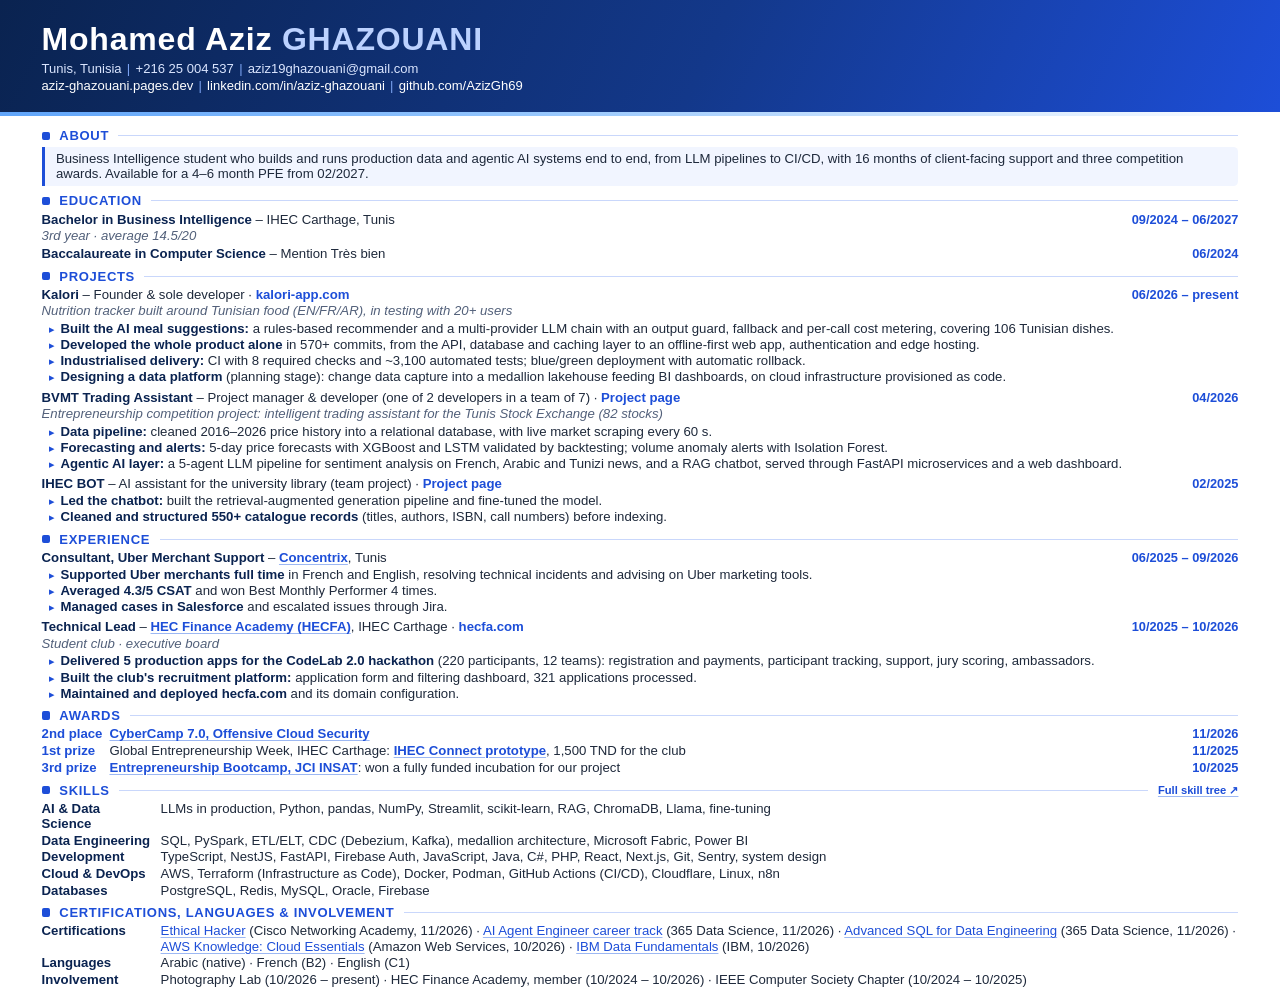
<file: cv/source/cv.html>
<!doctype html>
<html lang="en">
<head>
  <meta charset="utf-8">
  <meta name="viewport" content="width=device-width, initial-scale=1">
  <title>Mohamed Aziz GHAZOUANI — CV</title>
  <style>
    @page { size: A4; margin: 0; }
    :root {
      --navy: #0a2350;
      --blue: #1d4ed8;
      --sky: #dbe6ff;
      --tint: #f1f5ff;
      --rule: #c9d7fb;
      --ink: #1e293b;
      --muted: #52607a;
    }
    * { box-sizing: border-box; }
    html, body { margin: 0; padding: 0; background: #fff; }
    body {
      color: var(--ink);
      font-family: Calibri, "Segoe UI", Arial, sans-serif;
      font-size: 9.9pt;
      line-height: 1.17;
      -webkit-print-color-adjust: exact;
      print-color-adjust: exact;
    }
    a { color: inherit; text-decoration: none; }
    p { margin: 0; }

    /* Header band */
    header {
      background: linear-gradient(115deg, var(--navy) 0%, #13388a 55%, var(--blue) 100%);
      color: #fff;
      padding: 6mm 11mm 5mm;
      border-bottom: 1.2mm solid;
      border-image: linear-gradient(90deg, #60a5fa, #93c5fd 40%, #ffffff) 1;
    }
    h1 {
      margin: 0 0 1.6mm;
      font-size: 24pt;
      line-height: 1;
      font-weight: 700;
      letter-spacing: .6pt;
    }
    h1 .last { color: #bcd2ff; }
    .contact, .links { color: var(--sky); font-size: 9.8pt; }
    .contact { margin-bottom: .6mm; }
    .sep { color: #7ea6f5; padding: 0 1.4mm; }
    .links a { color: #fff; }

    main { padding: 3.4mm 11mm 0; }

    section { margin: 0 0 2.1mm; }
    h2 {
      display: flex; align-items: center; gap: 2.5mm;
      margin: 0 0 1.1mm;
      color: var(--blue);
      font-size: 9.8pt;
      font-weight: 700;
      letter-spacing: .5pt;
      text-transform: uppercase;
      line-height: 1;
    }
    h2::before {
      content: ""; width: 2.2mm; height: 2.2mm; border-radius: .5mm;
      background: var(--blue); flex: 0 0 auto;
    }
    h2::after { content: ""; flex: 1; height: .7pt; background: var(--rule); order: 2; }

    .about {
      background: var(--tint);
      border-left: 2.4pt solid var(--blue);
      padding: 1.2mm 3mm;
      border-radius: 0 1.2mm 1.2mm 0;
    }

    .entry { margin: 0 0 1.3mm; }
    .entry:last-child { margin-bottom: 0; }
    .entry-head {
      display: flex; justify-content: space-between; align-items: baseline; gap: 5mm;
    }
    .entry-title { min-width: 0; color: var(--navy); font-weight: 700; }
    .entry-title .role { color: var(--ink); font-weight: 400; }
    .entry-title a { color: var(--blue); font-weight: 600; }
    main a.lk { color: var(--blue); text-decoration: underline; text-decoration-color: #9db8f3; text-decoration-thickness: .6pt; text-underline-offset: 1.4pt; }
    h2 a.lk { margin-left: auto; order: 3; font-size: 8.4pt; font-weight: 600; letter-spacing: 0; text-transform: none; }
    .date {
      flex: 0 0 auto; white-space: nowrap;
      color: var(--blue); font-weight: 600; font-size: 9.6pt;
    }
    .subtitle { margin: .2mm 0 .5mm; font-style: italic; color: var(--muted); }

    ul { margin: .2mm 0 0; padding-left: 4.4mm; }
    li { margin: 0 0 .2mm; padding-left: .6mm; }
    li:last-child { margin-bottom: 0; }
    li::marker { color: var(--blue); content: "▸ "; font-size: 8pt; }
    strong { font-weight: 700; color: var(--navy); }

    .award { margin: 0 0 .2mm; }
    .award .entry-title { font-weight: 400; color: var(--ink); }
    .place {
      display: inline-block; min-width: 17mm;
      color: var(--blue); font-weight: 700;
    }

    .grid { display: grid; grid-template-columns: 29mm 1fr; column-gap: 2.5mm; row-gap: .3mm; }
    .label { color: var(--navy); font-weight: 700; }

    @media print {
      html, body { width: 210mm; height: 297mm; }
      section, .entry { break-inside: avoid; }
    }
  </style>
</head>
<body>
  <header>
    <h1>Mohamed Aziz <span class="last">GHAZOUANI</span></h1>
    <p class="contact">Tunis, Tunisia<span class="sep">|</span>+216 25 004 537<span class="sep">|</span>aziz19ghazouani@gmail.com</p>
    <p class="links"><a href="https://aziz-ghazouani.pages.dev">aziz-ghazouani.pages.dev</a><span class="sep">|</span><a href="https://linkedin.com/in/aziz-ghazouani">linkedin.com/in/aziz-ghazouani</a><span class="sep">|</span><a href="https://github.com/AzizGh69">github.com/AzizGh69</a></p>
  </header>

  <main>
    <section>
      <h2>About</h2>
      <p class="about">Business Intelligence student who builds and runs production data and agentic AI systems end to end, from LLM pipelines to CI/CD, with 16 months of client-facing support and three competition awards. Available for a 4–6 month PFE from 02/2027.</p>
    </section>

    <section>
      <h2>Education</h2>
      <div class="entry">
        <div class="entry-head"><span class="entry-title">Bachelor in Business Intelligence <span class="role">– IHEC Carthage, Tunis</span></span><span class="date">09/2024 – 06/2027</span></div>
        <p class="subtitle">3rd year · average 14.5/20</p>
        <div class="entry-head"><span class="entry-title">Baccalaureate in Computer Science <span class="role">– Mention Très bien</span></span><span class="date">06/2024</span></div>
      </div>
    </section>

    <section>
      <h2>Projects</h2>
      <div class="entry">
        <div class="entry-head"><span class="entry-title">Kalori <span class="role">– Founder &amp; sole developer ·</span> <a href="https://kalori-app.com">kalori-app.com</a></span><span class="date">06/2026 – present</span></div>
        <p class="subtitle">Nutrition tracker built around Tunisian food (EN/FR/AR), in testing with 20+ users</p>
        <ul>
          <li><strong>Built the AI meal suggestions:</strong> a rules-based recommender and a multi-provider LLM chain with an output guard, fallback and per-call cost metering, covering 106 Tunisian dishes.</li>
          <li><strong>Developed the whole product alone</strong> in 570+ commits, from the API, database and caching layer to an offline-first web app, authentication and edge hosting.</li>
          <li><strong>Industrialised delivery:</strong> CI with 8 required checks and ~3,100 automated tests; blue/green deployment with automatic rollback.</li>
          <li><strong>Designing a data platform</strong> (planning stage): change data capture into a medallion lakehouse feeding BI dashboards, on cloud infrastructure provisioned as code.</li>
        </ul>
      </div>
      <div class="entry">
        <div class="entry-head"><span class="entry-title">BVMT Trading Assistant <span class="role">– Project manager &amp; developer (one of 2 developers in a team of 7) ·</span> <a href="https://aziz-ghazouani.pages.dev/#quests/bvmt">Project page</a></span><span class="date">04/2026</span></div>
        <p class="subtitle">Entrepreneurship competition project: intelligent trading assistant for the Tunis Stock Exchange (82 stocks)</p>
        <ul>
          <li><strong>Data pipeline:</strong> cleaned 2016–2026 price history into a relational database, with live market scraping every 60 s.</li>
          <li><strong>Forecasting and alerts:</strong> 5-day price forecasts with XGBoost and LSTM validated by backtesting; volume anomaly alerts with Isolation Forest.</li>
          <li><strong>Agentic AI layer:</strong> a 5-agent LLM pipeline for sentiment analysis on French, Arabic and Tunizi news, and a RAG chatbot, served through FastAPI microservices and a web dashboard.</li>
        </ul>
      </div>
      <div class="entry">
        <div class="entry-head"><span class="entry-title">IHEC BOT <span class="role">– AI assistant for the university library (team project) ·</span> <a href="https://aziz-ghazouani.pages.dev/#quests/ihecbot">Project page</a></span><span class="date">02/2025</span></div>
        <ul>
          <li><strong>Led the chatbot:</strong> built the retrieval-augmented generation pipeline and fine-tuned the model.</li>
          <li><strong>Cleaned and structured 550+ catalogue records</strong> (titles, authors, ISBN, call numbers) before indexing.</li>
        </ul>
      </div>
    </section>

    <section>
      <h2>Experience</h2>
      <div class="entry">
        <div class="entry-head"><span class="entry-title">Consultant, Uber Merchant Support <span class="role">– <a class="lk" href="https://www.linkedin.com/company/concentrix/posts/">Concentrix</a>, Tunis</span></span><span class="date">06/2025 – 09/2026</span></div>
        <ul>
          <li><strong>Supported Uber merchants full time</strong> in French and English, resolving technical incidents and advising on Uber marketing tools.</li>
          <li><strong>Averaged 4.3/5 CSAT</strong> and won Best Monthly Performer 4 times.</li>
          <li><strong>Managed cases in Salesforce</strong> and escalated issues through Jira.</li>
        </ul>
      </div>
      <div class="entry">
        <div class="entry-head"><span class="entry-title">Technical Lead <span class="role">– <a class="lk" href="https://www.linkedin.com/company/hec-finance-academy/posts/">HEC Finance Academy (HECFA)</a>, IHEC Carthage ·</span> <a href="https://hecfa.com">hecfa.com</a></span><span class="date">10/2025 – 10/2026</span></div>
        <p class="subtitle">Student club · executive board</p>
        <ul>
          <li><strong>Delivered 5 production apps for the CodeLab 2.0 hackathon</strong> (220 participants, 12 teams): registration and payments, participant tracking, support, jury scoring, ambassadors.</li>
          <li><strong>Built the club's recruitment platform:</strong> application form and filtering dashboard, 321 applications processed.</li>
          <li><strong>Maintained and deployed hecfa.com</strong> and its domain configuration.</li>
        </ul>
      </div>
    </section>

    <section>
      <h2>Awards</h2>
      <div class="entry-head award"><span class="entry-title"><span class="place">2nd place</span> <a class="lk" href="https://aziz-ghazouani.pages.dev/#certs/cybercamp">CyberCamp 7.0, Offensive Cloud Security</a></span><span class="date">11/2026</span></div>
      <div class="entry-head award"><span class="entry-title"><span class="place">1st prize</span> Global Entrepreneurship Week, IHEC Carthage: <a class="lk" href="https://aziz-ghazouani.pages.dev/#quests/connect">IHEC Connect prototype</a>, 1,500 TND for the club</span><span class="date">11/2025</span></div>
      <div class="entry-head award"><span class="entry-title"><span class="place">3rd prize</span> <a class="lk" href="https://aziz-ghazouani.pages.dev/#certs/injaz">Entrepreneurship Bootcamp, JCI INSAT</a>: won a fully funded incubation for our project</span><span class="date">10/2025</span></div>
    </section>

    <section>
      <h2>Skills <a class="lk" href="https://aziz-ghazouani.pages.dev/#stats">Full skill tree ↗</a></h2>
      <div class="grid">
        <span class="label">AI &amp; Data Science</span><span>LLMs in production, Python, pandas, NumPy, Streamlit, scikit-learn, RAG, ChromaDB, Llama, fine-tuning</span>
        <span class="label">Data Engineering</span><span>SQL, PySpark, ETL/ELT, CDC (Debezium, Kafka), medallion architecture, Microsoft Fabric, Power BI</span>
        <span class="label">Development</span><span>TypeScript, NestJS, FastAPI, Firebase Auth, JavaScript, Java, C#, PHP, React, Next.js, Git, Sentry, system design</span>
        <span class="label">Cloud &amp; DevOps</span><span>AWS, Terraform (Infrastructure as Code), Docker, Podman, GitHub Actions (CI/CD), Cloudflare, Linux, n8n</span>
        <span class="label">Databases</span><span>PostgreSQL, Redis, MySQL, Oracle, Firebase</span>
      </div>
    </section>

    <section>
      <h2>Certifications, Languages &amp; Involvement</h2>
      <div class="grid">
        <span class="label">Certifications</span><span><a class="lk" href="https://aziz-ghazouani.pages.dev/#certs/cisco-eh">Ethical Hacker</a> (Cisco Networking Academy, 11/2026) · <a class="lk" href="https://aziz-ghazouani.pages.dev/#certs/ai-agent">AI Agent Engineer career track</a> (365 Data Science, 11/2026) · <a class="lk" href="https://aziz-ghazouani.pages.dev/#certs/adv-sql">Advanced SQL for Data Engineering</a> (365 Data Science, 11/2026) · <a class="lk" href="https://www.credly.com/badges/cd86026c-1405-491a-ac02-9a62cd683a0e/public_url">AWS Knowledge: Cloud Essentials</a> (Amazon Web Services, 10/2026) · <a class="lk" href="https://www.credly.com/badges/a0b510b5-274c-4e31-80a8-a7319f5d03b9/public_url">IBM Data Fundamentals</a> (IBM, 10/2026)</span>
        <span class="label">Languages</span><span>Arabic (native) · French (B2) · English (C1)</span>
        <span class="label">Involvement</span><span>Photography Lab (10/2026 – present) · HEC Finance Academy, member (10/2024 – 10/2026) · IEEE Computer Society Chapter (10/2024 – 10/2025)</span>
      </div>
    </section>
  </main>
</body>
</html>
</file>
<file: nox/nox.css>
/* NOX, the recruiter agent: bubble, floating dialogue and the #recruiter full view. Uses the page's tokens. */

/* ---------- topbar chip ---------- */
.chipbtn.nox-chip{background:linear-gradient(100deg,#1749D1,#0B1E57);color:#fff;box-shadow:inset 0 0 0 2px var(--cyan)}
.chipbtn.nox-chip i{display:inline-block;width:9px;height:9px;margin-right:8px;border-radius:50%;background:var(--cyan);box-shadow:0 0 10px var(--cyan);vertical-align:1px;animation:noxBlink 1.6s ease-in-out infinite}
.chipbtn.nox-chip:hover{background:var(--cyan);color:var(--ink)}

/* ---------- the moon bubble ----------
   Always the bottom-right corner: where visitors look for a chat bubble, clear of the page's key hints (bottom left)
   and of the topbar. On the menu the status cards make room for it (see below). */
.nox-bubble{all:unset;position:fixed;right:26px;bottom:22px;z-index:45;width:80px;height:80px;cursor:pointer;border-radius:50%;
  -webkit-tap-highlight-color:transparent;transition:transform .25s var(--snap)}
.nox-bubble[hidden]{display:none}
.nox-moon{position:absolute;inset:0;border-radius:50%;overflow:hidden;background:radial-gradient(circle at 50% 40%,#FFFFFF 0%,#D6F7FF 34%,#6FB8F5 70%,#1236A8 100%);
  box-shadow:0 0 0 3px var(--ink),0 0 0 5px var(--cyan),0 0 28px 6px rgba(79,230,255,.55),7px 7px 0 4px rgba(23,73,209,.9)}
.nox-moon .nox-photo{position:absolute;inset:0}
.nox-ping{position:absolute;inset:-4px;border-radius:50%;border:2px solid var(--cyan);animation:noxPing 2.4s cubic-bezier(.2,.6,.3,1) infinite;pointer-events:none}
.nox-ringtext{position:absolute;inset:-22px;width:calc(100% + 44px);height:calc(100% + 44px);animation:noxSpin 18s linear infinite;pointer-events:none;overflow:visible}
.nox-ringtext text{font:800 italic 10.4px var(--display);letter-spacing:.21em;fill:var(--ice);paint-order:stroke;stroke:var(--ink);stroke-width:3px}
.nox-bubble:hover,.nox-bubble:focus-visible{transform:scale(1.08) rotate(-4deg)}
.nox-bubble:focus-visible .nox-moon{box-shadow:0 0 0 3px var(--ink),0 0 0 6px #fff,0 0 28px 6px rgba(79,230,255,.7)}
@keyframes noxPing{0%{transform:scale(1);opacity:.9}80%,100%{transform:scale(1.45);opacity:0}}
@keyframes noxSpin{to{transform:rotate(360deg)}}
@keyframes noxBlink{50%{opacity:.35}}
/* On the main menu the status cards step left so the bubble keeps the corner without covering them. */
@media (min-width:901px){
  #status{transition:right .45s var(--out)}
  body:has(.nox-bubble:not([hidden]))[data-screen="menu"] #status{right:calc(3vw + 92px)}
}

/* ---------- first-visit teaser: a speech tag to the left of the bubble ---------- */
.nox-tag{position:fixed;right:118px;bottom:18px;z-index:45;display:flex;align-items:stretch;filter:drop-shadow(6px 6px 0 rgba(23,73,209,.9));animation:noxTag .5s var(--snap) both}
.nox-tag[hidden]{display:none}
.nox-tag button{all:unset;cursor:pointer;font:800 italic 17px/1.15 var(--display);letter-spacing:.04em;text-transform:uppercase}
.nox-tag .nox-tag-text{background:#fff;color:var(--ink);padding:10px 16px 9px 20px;max-width:270px;clip-path:polygon(5% 0,100% 0,100% 100%,0 100%)}
.nox-tag .nox-tag-x{background:var(--cyan);color:var(--ink);padding:0 12px;font-size:22px!important;display:grid!important;place-items:center;clip-path:polygon(0 0,100% 0,82% 100%,0 100%)}
.nox-tag-text:focus-visible,.nox-tag-x:focus-visible{text-decoration:underline}
@keyframes noxTag{from{opacity:0;transform:translateX(30px) skewX(-10deg)}}

/* ---------- floating panel ---------- */
.nox-float{position:fixed;right:22px;bottom:22px;z-index:45;width:min(860px,calc(100vw - 44px));height:min(640px,calc(100vh - 110px))}
.nox-float[hidden]{display:none}
.nox-float.in .nox{animation:noxIn .45s var(--out) both}
.nox-float.in .nox-figure{animation:noxCut .6s var(--snap) .08s both}
@keyframes noxIn{from{clip-path:polygon(100% 0,100% 0,100% 100%,100% 100%)}to{clip-path:polygon(0 0,100% 0,100% 100%,0 100%)}}
@keyframes noxCut{from{transform:translateX(-60%) skewX(8deg);opacity:0}}

/* ---------- the agent (shared by both views) ---------- */
.nox{position:relative;display:grid;grid-template-columns:minmax(220px,34%) 1fr;height:100%;background:linear-gradient(160deg,#0A1640 0%,#040A1C 60%);color:#fff;
  box-shadow:inset 0 0 0 2px rgba(79,230,255,.55);clip-path:polygon(0 0,100% 0,100% calc(100% - 28px),calc(100% - 28px) 100%,0 100%)}
.nox-stage{position:relative;overflow:hidden;background:radial-gradient(120% 90% at 30% 20%,#1C5CF0 0%,#0B1E57 55%,#040A1C 100%)}
.nox-slash{position:absolute;left:-30%;top:52%;width:160%;height:26%;background:var(--blue);transform:rotate(-18deg);box-shadow:0 0 0 3px var(--cyan)}
.nox-slash.s2{top:30%;height:5%;background:var(--cyan);opacity:.6;box-shadow:none}
.nox-figure{position:absolute;inset:0}
.nox-photo{display:block;width:100%;height:100%;object-fit:cover;object-position:46% 18%}
/* blend the photo into the dialogue side and the bottom edge */
.nox-figure::after{content:"";position:absolute;inset:0;pointer-events:none;background:linear-gradient(90deg,transparent 72%,rgba(4,10,28,.6)),linear-gradient(0deg,rgba(4,10,28,.55),transparent 28%);box-shadow:inset -2px 0 0 rgba(79,230,255,.55)}
.nox-main{display:flex;flex-direction:column;min-height:0;min-width:0;padding:16px 20px 12px 20px}
.nox-top{display:flex;align-items:flex-start;justify-content:space-between;gap:12px}
.nox-plate{display:flex;flex-direction:column;filter:drop-shadow(5px 5px 0 var(--blue))}
.nox-plate b{font:900 italic 46px/.85 var(--display);letter-spacing:.02em;background:#fff;color:var(--ink);padding:4px 26px 2px 14px;clip-path:var(--slant);align-self:flex-start;transform:rotate(-3deg);transform-origin:0 100%}
.nox-plate span{font:800 italic 14px/1 var(--display);letter-spacing:.22em;text-transform:uppercase;background:var(--cyan);color:var(--ink);padding:5px 16px 4px;margin:4px 0 0 18px;clip-path:var(--slant);align-self:flex-start}
.nox-tools{display:flex;gap:6px}
.nox-tool,.nox-send{all:unset;cursor:pointer;display:grid;place-items:center;width:38px;height:34px;background:rgba(214,247,255,.1);color:var(--ice);clip-path:var(--slant);transition:background .12s,color .12s}
.nox-tool svg,.nox-send svg{width:20px;height:20px}
.nox-tool:hover,.nox-send:hover{background:var(--blue);color:#fff}
.nox-tool:focus-visible,.nox-send:focus-visible{background:#fff;color:var(--ink)}
.nox-tool[aria-pressed="true"]{background:var(--cyan);color:var(--ink)}
.nox-tool[aria-pressed="false"] .w,.nox-tool[aria-pressed="true"] .x{display:none}
.nox-tool[aria-disabled="true"]{opacity:.35;cursor:not-allowed}
.nox-tool[hidden]{display:none}
.nox-mic.on{background:#E5484D;color:#fff;animation:noxBlink 1s infinite}
.nox.full #noxFull,.nox.full #noxClose{display:none}

.nox-tabs{display:flex;gap:6px;margin:14px 0 10px}
.nox-tab{all:unset;cursor:pointer;font:800 italic 16px/1 var(--display);letter-spacing:.16em;text-transform:uppercase;padding:9px 22px 8px;background:rgba(214,247,255,.08);color:var(--muted);clip-path:var(--slant)}
.nox-tab[aria-selected="true"]{background:#fff;color:var(--ink)}
.nox-tab:hover{color:#fff}
.nox-tab:focus-visible{text-decoration:underline}
.nox-view{flex:1;min-height:0;display:flex;flex-direction:column}
.nox-view[hidden]{display:none}

/* dialogue */
.nox-log{flex:1;min-height:0;overflow-y:auto;display:flex;flex-direction:column;gap:10px;padding:4px 4px 8px 0;scrollbar-width:thin;scrollbar-color:rgba(79,230,255,.5) transparent}
.nox-msg{max-width:92%;font:500 15.5px/1.45 var(--body);animation:noxMsg .3s var(--out) both}
.nox-msg p{margin:0 0 6px}.nox-msg p:last-child{margin:0}
.nox-msg ul{margin:4px 0 6px;padding-left:18px}.nox-msg li{margin:2px 0}
.nox-msg b{color:var(--cyan);font-weight:700}
.nox-msg a{color:var(--cyan)}
.nox-says{align-self:flex-start;position:relative;background:linear-gradient(90deg,rgba(11,30,87,.95),rgba(11,30,87,.75));padding:11px 16px 12px 18px;border-left:4px solid var(--cyan);clip-path:polygon(0 0,100% 0,calc(100% - 12px) 100%,0 100%)}
.nox-you{align-self:flex-end}
.nox-msg.you{align-self:flex-end;background:#fff;color:var(--ink);font-weight:600;padding:9px 22px 9px 16px;clip-path:polygon(12px 0,100% 0,100% 100%,0 100%);white-space:pre-wrap}
@keyframes noxMsg{from{opacity:0;transform:translateY(8px)}}
.nox-dots{display:flex;align-items:center;gap:5px}
.nox-dots span{width:8px;height:8px;background:var(--cyan);transform:skewX(-20deg);animation:noxDot 1s ease-in-out infinite}
.nox-dots span:nth-child(2){animation-delay:.15s}.nox-dots span:nth-child(3){animation-delay:.3s}
.nox-dots em{margin-left:8px;font:700 italic 14px/1 var(--display);letter-spacing:.14em;text-transform:uppercase;color:var(--muted)}
@keyframes noxDot{50%{opacity:.2;transform:skewX(-20deg) translateY(-3px)}}
.nox-ev{all:unset;cursor:pointer;display:inline-block;margin:1px 2px;padding:2px 10px 1px 8px;font:800 italic 13px/1.3 var(--display);letter-spacing:.08em;text-transform:uppercase;background:var(--cyan);color:var(--ink);clip-path:var(--slant);vertical-align:1px}
.nox-ev::before{content:"◆ ";font-size:9px}
.nox-ev:hover,.nox-ev:focus-visible{background:#fff}

.nox-choices{display:flex;flex-wrap:wrap;gap:6px;padding:6px 0 10px}
.nox-choices[hidden]{display:none}
.nox-choice{all:unset;cursor:pointer;font:800 italic 15px/1 var(--display);letter-spacing:.06em;text-transform:uppercase;padding:9px 20px 8px 14px;background:rgba(23,73,209,.45);color:#fff;clip-path:var(--slant);animation:noxChoice .4s var(--snap) both;animation-delay:calc(var(--i) * 60ms + .2s);transition:background .12s,transform .12s}
.nox-choice:hover,.nox-choice:focus-visible{background:#fff;color:var(--ink);transform:translateX(4px)}
.nox-choice.alt{background:var(--cyan);color:var(--ink)}
@keyframes noxChoice{from{opacity:0;transform:translateX(-14px)}}

.nox-input{display:flex;align-items:flex-end;gap:6px;padding-top:6px;border-top:1px solid rgba(79,230,255,.25)}
.nox-input textarea,.nox-jd textarea{flex:1;resize:none;font:500 15.5px/1.4 var(--body);color:#fff;background:rgba(214,247,255,.07);border:0;outline:0;padding:9px 12px;box-shadow:inset 0 -2px 0 rgba(79,230,255,.4)}
.nox-input textarea{max-height:140px}
.nox-input textarea:focus,.nox-jd textarea:focus{box-shadow:inset 0 -2px 0 var(--cyan);background:rgba(214,247,255,.11)}
.nox-input textarea::placeholder,.nox-jd textarea::placeholder{color:var(--muted);opacity:.8}
.nox-send{background:var(--cyan);color:var(--ink);width:46px}
.nox-send:disabled{opacity:.5;cursor:wait}
/* Message limit reached: the send icon dims, and hovering, focusing or tapping it shows the time left. */
.nox-input{position:relative}
.nox-input.is-cool .nox-send{background:rgba(214,247,255,.14);color:var(--muted);cursor:not-allowed}
.nox-cool{position:absolute;right:0;bottom:calc(100% + 8px);z-index:3;max-width:250px;padding:7px 12px 6px;background:#fff;color:var(--ink);font:700 13.5px/1.3 var(--body);font-variant-numeric:tabular-nums;box-shadow:4px 4px 0 var(--blue);opacity:0;visibility:hidden;transform:translateY(4px);transition:opacity .12s,transform .12s,visibility .12s;pointer-events:none}
.nox-cool::after{content:"";position:absolute;right:18px;top:100%;border:6px solid transparent;border-top-color:#fff}
.nox-input.is-cool .nox-send:hover~.nox-cool,.nox-input.is-cool .nox-send:focus-visible~.nox-cool,.nox-input.is-cool.show-tip .nox-cool{opacity:1;visibility:visible;transform:none}
html.calm .nox-cool{transition:none}
.nox-disc{margin:8px 0 0;font:500 11.5px/1.3 var(--body);color:var(--muted);opacity:.85}

/* job match */
.nox-view[data-v="match"]{overflow-y:auto;scrollbar-width:thin;scrollbar-color:rgba(79,230,255,.5) transparent;padding-right:4px}
.nox-jd{display:flex;flex-direction:column;gap:8px}
.nox-jd label{font:800 italic 15px/1 var(--display);letter-spacing:.16em;text-transform:uppercase;color:var(--muted)}
.nox-jd textarea{min-height:120px;height:22vh}
.nox-go{all:unset;cursor:pointer;align-self:flex-start;font:900 italic 18px/1 var(--display);letter-spacing:.14em;text-transform:uppercase;padding:11px 28px 10px;background:var(--cyan);color:var(--ink);clip-path:var(--slant)}
.nox-go:hover,.nox-go:focus-visible{background:#fff}
.nox-go:disabled{opacity:.5;cursor:wait}
.nox-result{margin-top:14px}
.nox-err{color:var(--amber);font-weight:600}
.nox-score{--p:0;display:grid;grid-template-columns:auto 1fr;gap:18px;align-items:center;padding:14px;background:rgba(11,30,87,.6);border-left:4px solid var(--cyan)}
.nox-ring{width:112px;height:112px;border-radius:50%;display:grid;place-content:center;text-align:center;
  background:radial-gradient(closest-side,#040A1C 78%,transparent 80% 100%),conic-gradient(var(--cyan) calc(var(--p) * 1%),rgba(214,247,255,.12) 0)}
.nox-ring b{font:900 italic 36px/1 var(--display)}
.nox-ring small{font:800 italic 12px/1 var(--display);letter-spacing:.2em;text-transform:uppercase;color:var(--muted)}
.nox-score h4{margin:0 0 6px;font:900 italic 26px/1 var(--display);text-transform:uppercase;color:#fff;text-shadow:3px 3px 0 var(--blue)}
.nox-pitch{font:500 14.5px/1.45 var(--body)}.nox-pitch p{margin:0 0 4px}
.nox-result h5{margin:16px 0 8px;font:800 italic 16px/1 var(--display);letter-spacing:.2em;text-transform:uppercase;color:var(--muted)}
.nox-reqs{list-style:none;margin:0;padding:0;display:flex;flex-direction:column;gap:6px}
.nox-reqs li{padding:9px 12px;background:rgba(214,247,255,.05);border-left:3px solid var(--muted)}
.nox-reqs li.direct{border-color:var(--cyan)}.nox-reqs li.adjacent{border-color:var(--amber)}.nox-reqs li.gap{border-color:#6B7BA6;opacity:.9}
.nox-reqs strong{font:700 15px/1.3 var(--body)}
.nox-reqs p{margin:4px 0 0;font:500 13.5px/1.4 var(--body);color:var(--ice)}
.nox-st,.nox-pr{display:inline-block;margin-right:6px;padding:2px 9px 1px;font:800 italic 12px/1.3 var(--display);letter-spacing:.12em;text-transform:uppercase;clip-path:var(--slant);vertical-align:2px}
.nox-st.direct{background:var(--cyan);color:var(--ink)}.nox-st.adjacent{background:var(--amber);color:var(--ink)}.nox-st.gap{background:#3A4670;color:#fff}
.nox-pr{background:transparent;color:var(--muted);box-shadow:inset 0 0 0 1px rgba(169,190,234,.5)}
.nox-pr.must{color:#fff}
.nox-evs{margin-top:5px}

/* ---------- character states ---------- */
/* thinking: the visor and moonlight brighten in a slow pulse; talking: a slight breathing zoom */
[data-state="thinking"] .nox-photo{animation:noxThink .9s ease-in-out infinite alternate}
@keyframes noxThink{to{filter:brightness(1.16) saturate(1.4)}}
[data-state="talking"] .nox-figure .nox-photo{animation:noxTalk .55s ease-in-out infinite alternate}
@keyframes noxTalk{to{transform:scale(1.018)}}
.nox-bubble[data-state="talking"] .nox-moon{animation:noxGlow .5s ease-in-out infinite alternate}
@keyframes noxGlow{to{box-shadow:0 0 0 3px var(--ink),0 0 0 5px var(--cyan),0 0 40px 12px rgba(79,230,255,.8),8px 8px 0 4px rgba(23,73,209,.9)}}

/* ---------- #recruiter full view ---------- */
/* The agent takes exactly the height left under the title, so the chat input is always on screen without scrolling.
   Only on very short windows (under ~650px) does the screen scroll, and then by little. */
#recruiter:not([hidden]){height:100%;box-sizing:border-box;padding-bottom:64px}
#recruiter>.nox-dock{flex:1 1 0;min-height:340px;display:flex}
.nox.full{flex:1;height:auto;min-height:0;animation:pop .4s var(--snap) both}
.nox.full .nox-figure{animation:noxCut .6s var(--snap) .1s both}

/* ---------- small screens ---------- */
@media (max-width:900px){
  .nox-bubble{right:16px;bottom:16px;width:72px;height:72px}
  .nox-tag{right:100px;bottom:30px}
  .nox-tag .nox-tag-text{font-size:15px!important;max-width:200px}
}
@media (max-width:700px){
  .nox-float{inset:0;width:auto;height:auto}
  .nox{grid-template-columns:1fr;grid-template-rows:150px 1fr;clip-path:none}
  .nox-figure{inset:0}
  .nox-photo{object-position:50% 30%}
  .nox-main{padding:10px 12px 10px}
  .nox-plate b{font-size:36px}
  .nox-top{position:absolute;top:10px;left:12px;right:12px;display:block}
  .nox-tools{position:absolute;top:92px;left:0}
  .nox-stage + .nox-main{padding-top:12px}
  #recruiter:not([hidden]){padding-bottom:16px;gap:12px}
  #recruiter>.nox-dock{min-height:380px}
  #recruiter .head .sub{display:none}
  /* starters in one row you swipe, so the conversation keeps the height */
  .nox-choices{flex-wrap:nowrap;overflow-x:auto;scrollbar-width:none;padding-bottom:8px}
  .nox-choices::-webkit-scrollbar{display:none}
  .nox-choice{flex:0 0 auto}
  .nox-disc{white-space:nowrap;overflow:hidden;text-overflow:ellipsis;margin-top:6px}
}
html.calm .nox-ringtext,html.calm .nox-ping,html.calm .nox-photo{animation:none}
html.calm .nox-ping{display:none}
</file>
